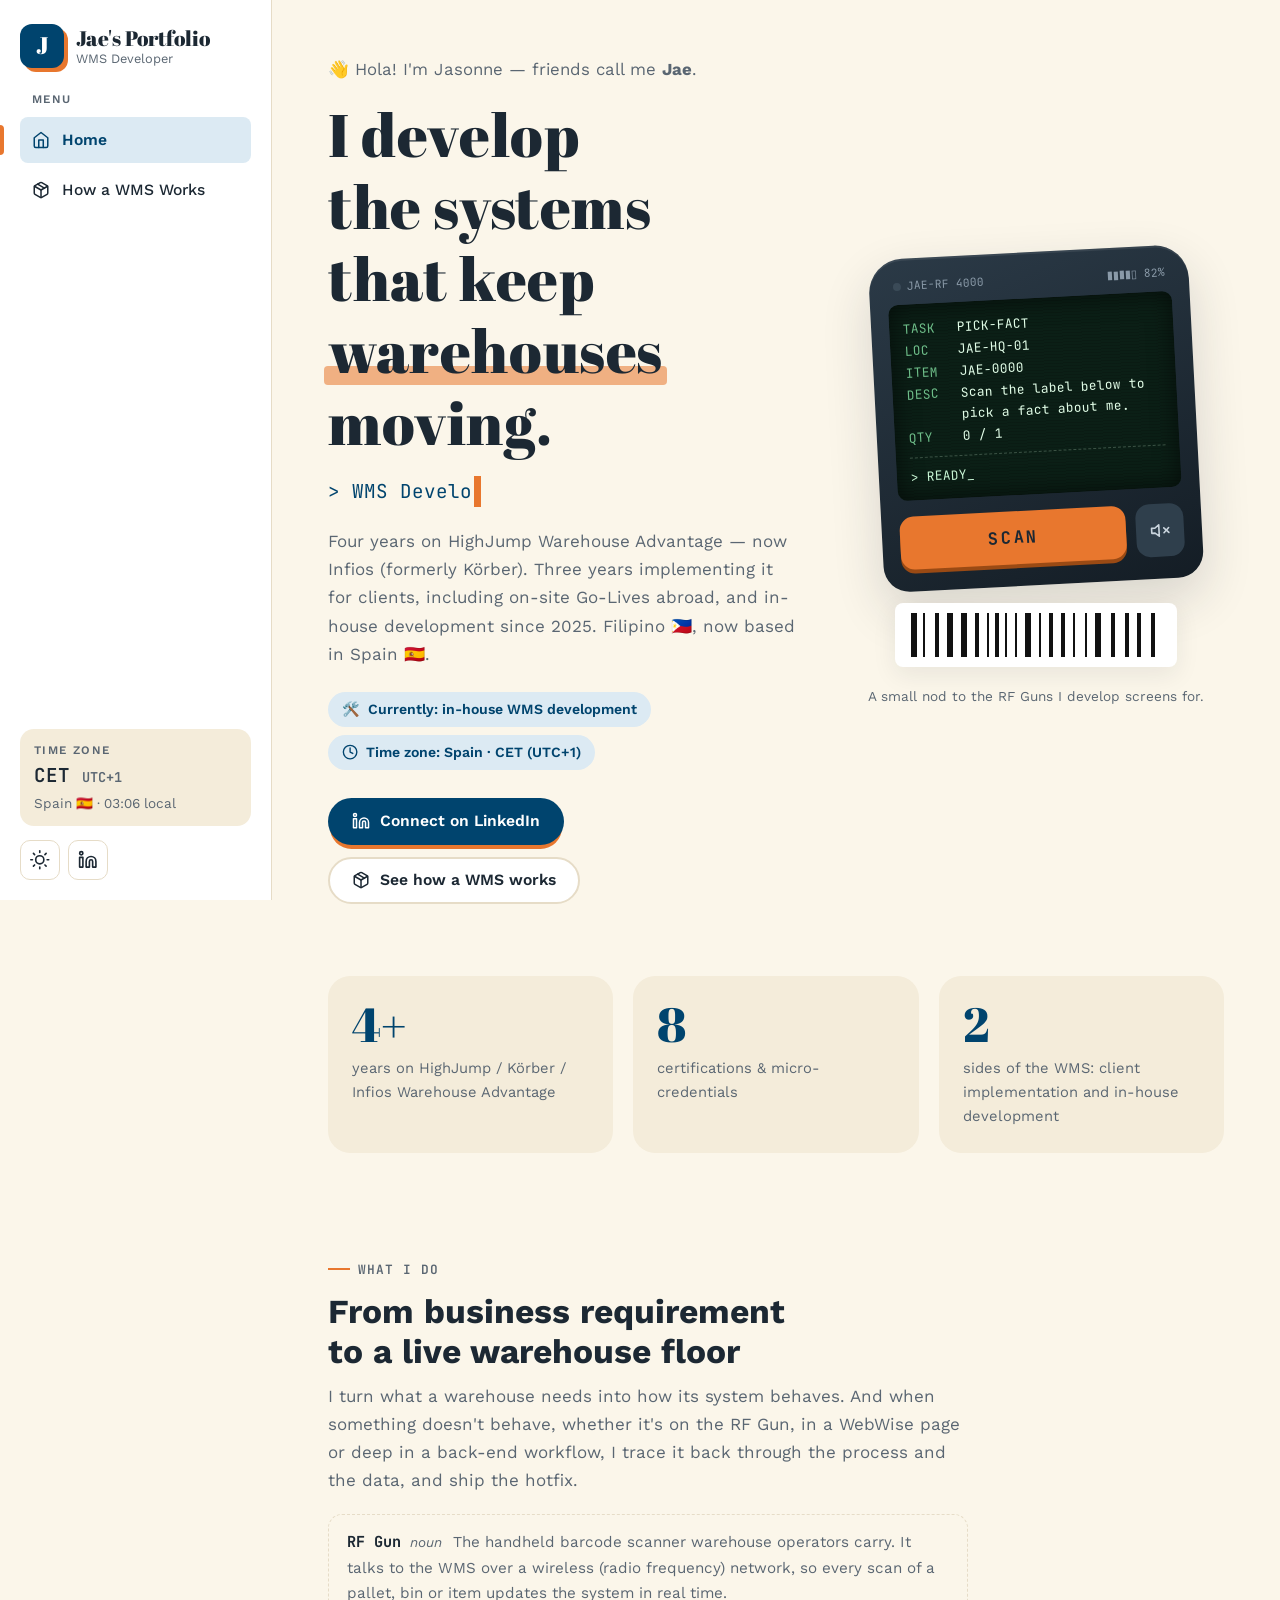
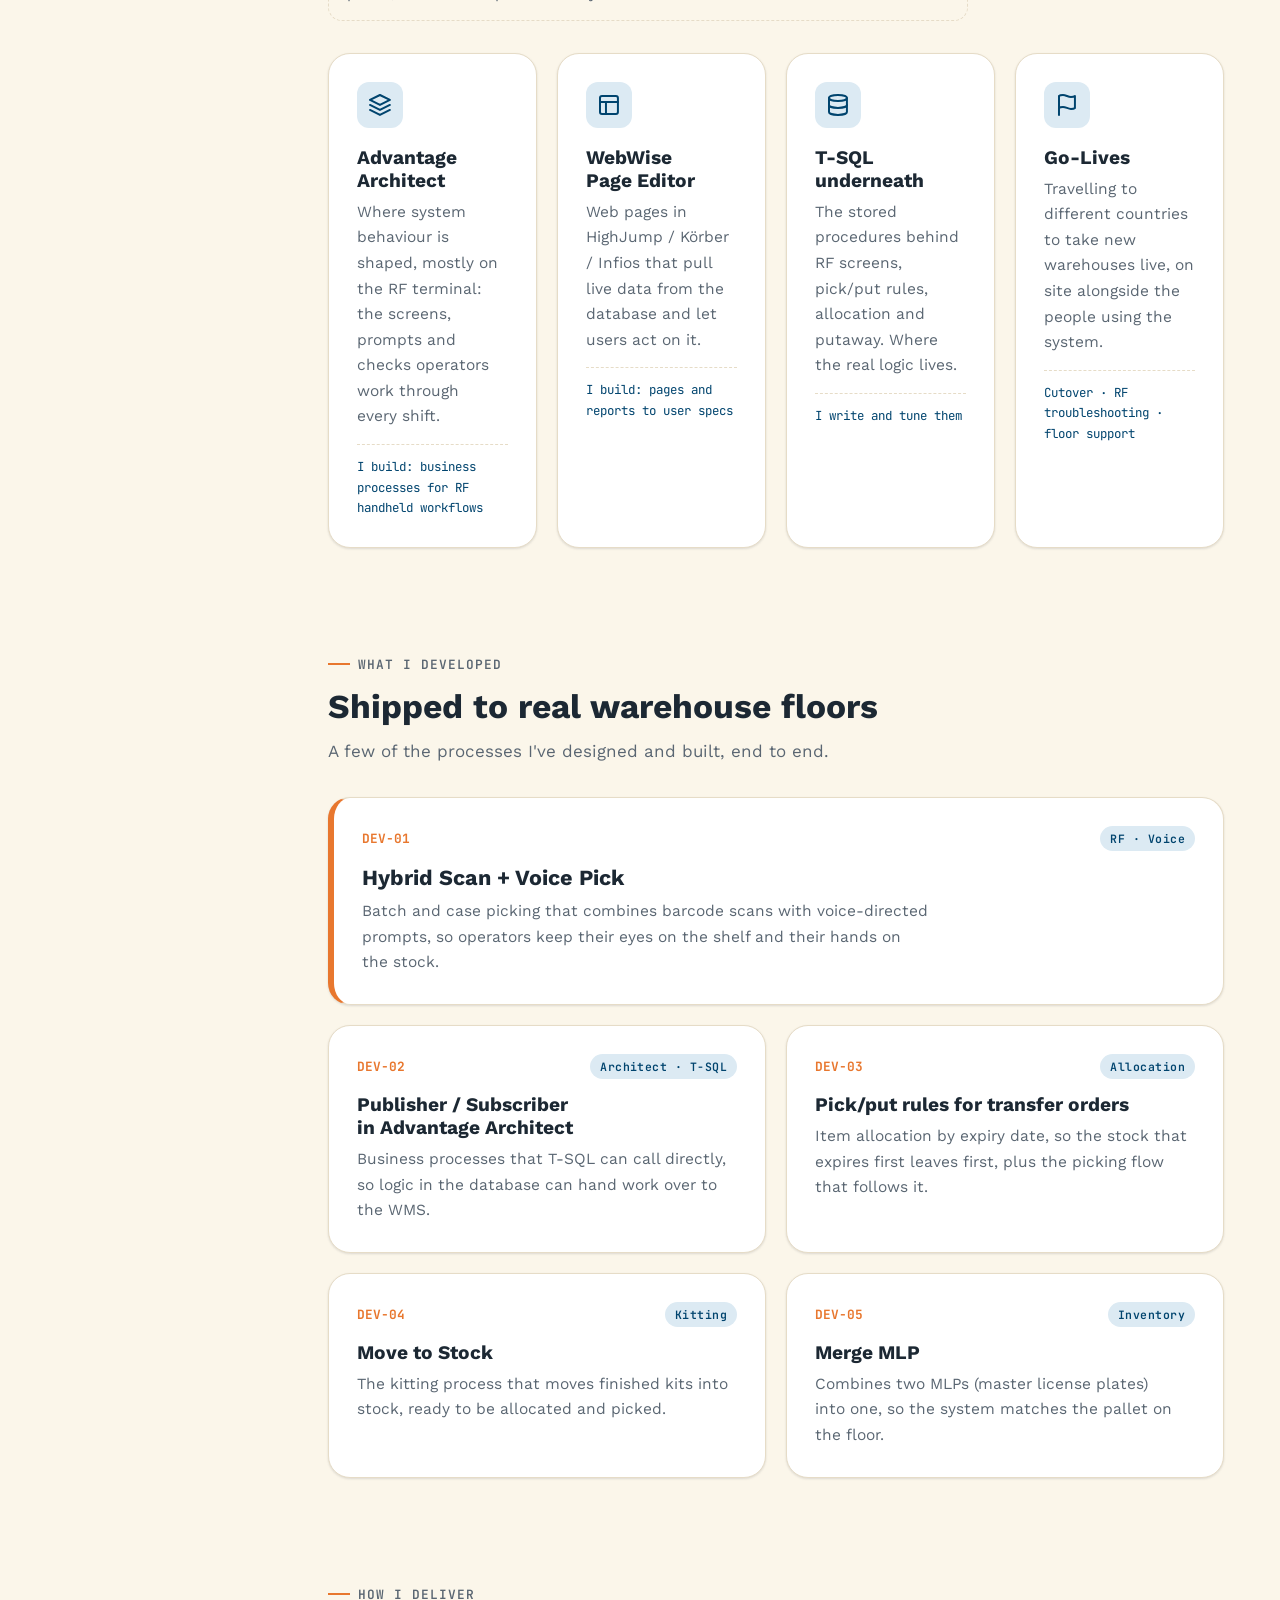
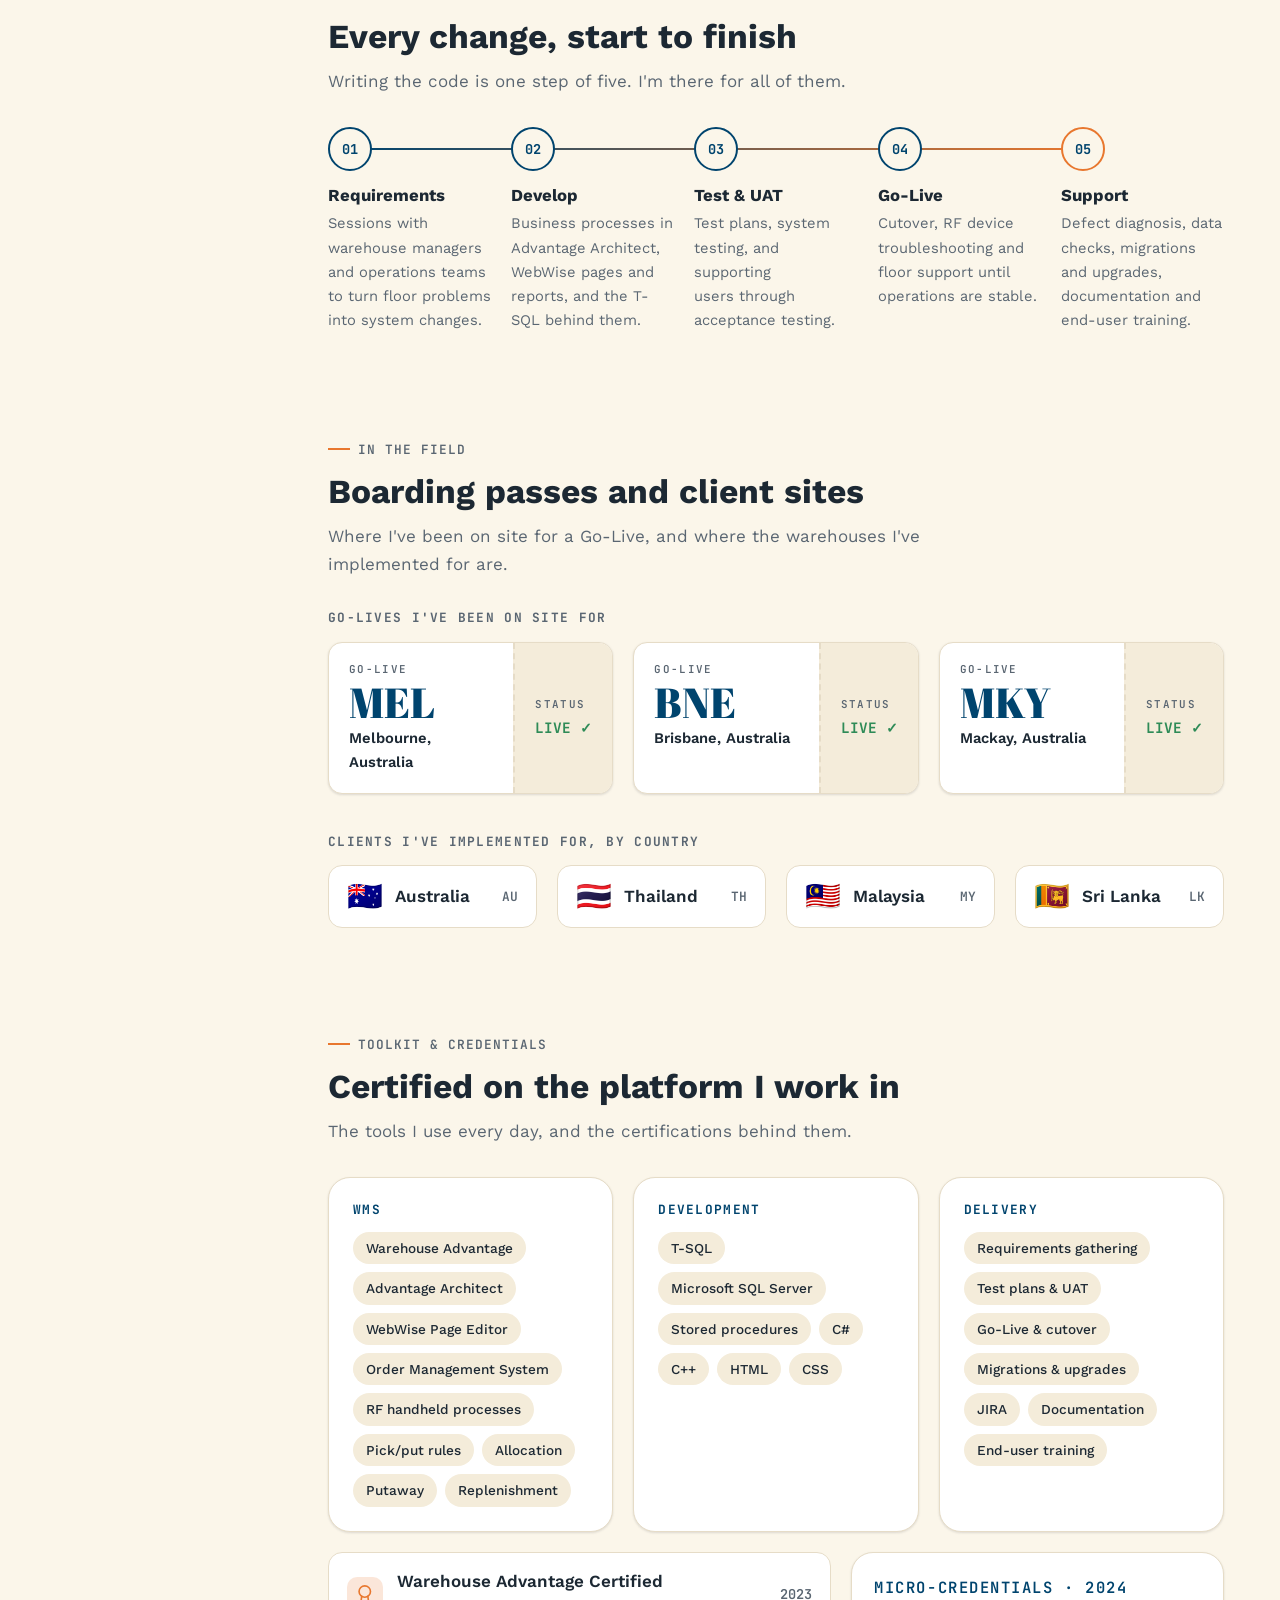
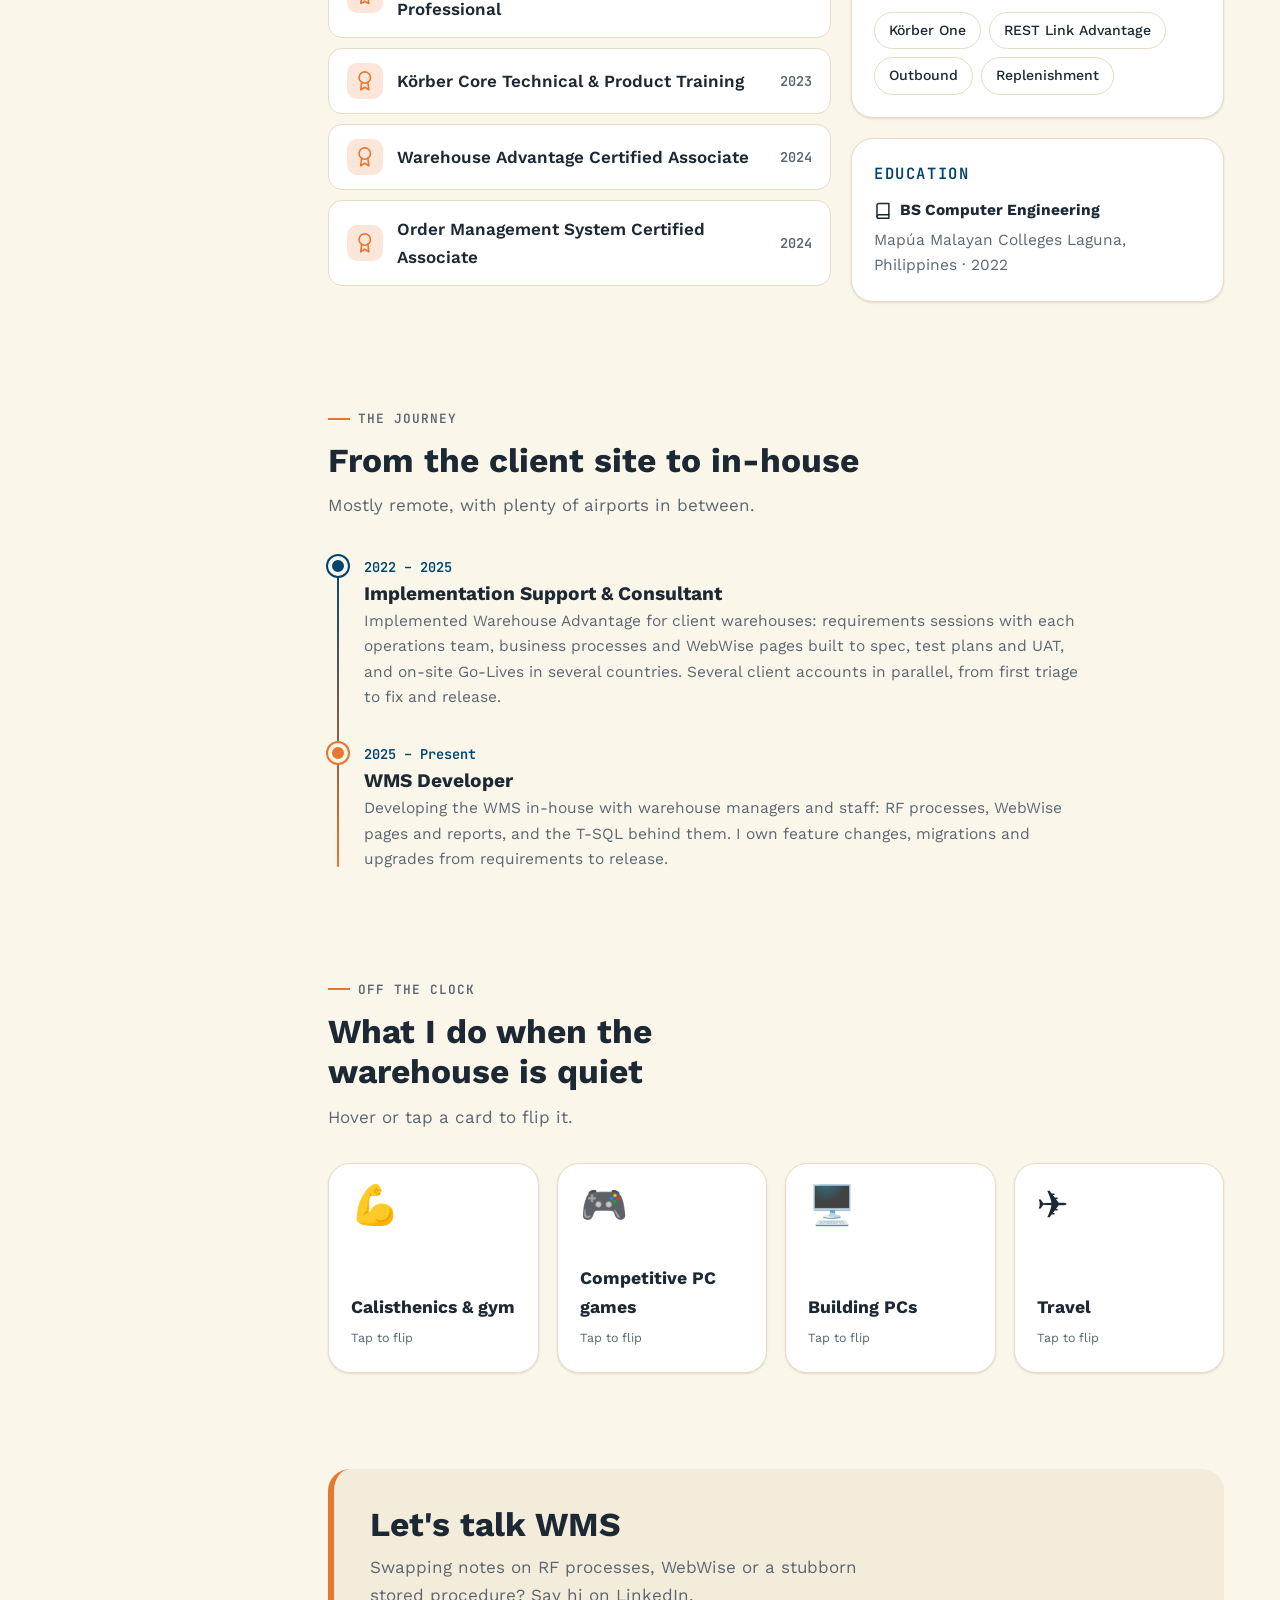
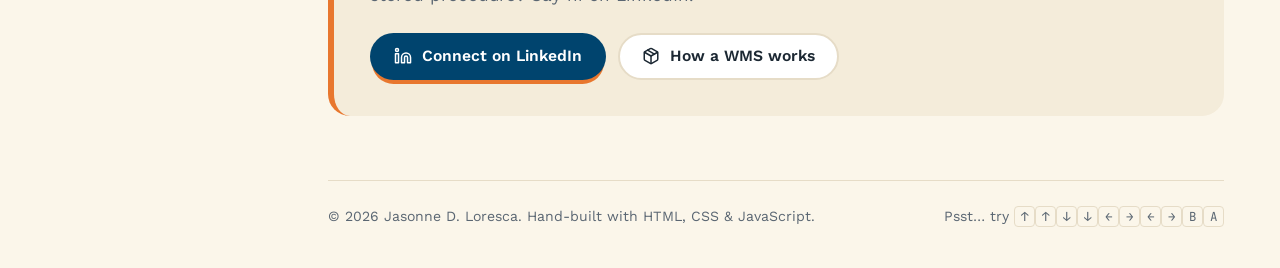
<file: index.html>
<!DOCTYPE html>
<html lang="en">
<head>
    <meta charset="UTF-8">
    <meta name="viewport" content="width=device-width, initial-scale=1.0">
    <title>Jae's Portfolio — Jasonne Loresca, WMS Developer</title>
    <meta name="description" content="Jasonne (Jae) Loresca — WMS developer with four years on HighJump / Körber / Infios Warehouse Advantage.">

    <!-- Social share preview -->
    <meta property="og:title" content="Jae's Portfolio">
    <meta property="og:description" content="WMS developer building the systems that keep warehouses moving.">
    <meta property="og:type" content="website">
    <meta property="og:url" content="https://jaeverse.github.io/">
    <link rel="canonical" href="https://jaeverse.github.io/">
    <link rel="icon" href="/assets/images/favicon.svg" type="image/svg+xml">

    <!-- Theme must load first so the page doesn't flash the wrong colours -->
    <script src="/js/theme-init.js"></script>

    <!-- Fonts -->
    <link rel="preconnect" href="https://fonts.googleapis.com">
    <link rel="preconnect" href="https://fonts.gstatic.com" crossorigin>
    <link rel="stylesheet" href="https://fonts.googleapis.com/css2?family=Abril+Fatface&family=JetBrains+Mono:wght@400;600;700&family=Work+Sans:wght@400;500;600;700&display=swap">

    <!-- Styles -->
    <link rel="stylesheet" href="/css/base.css">
    <link rel="stylesheet" href="/css/layout.css">
    <link rel="stylesheet" href="/css/components.css">
    <link rel="stylesheet" href="/css/pages/home.css">
</head>
<body data-page="home">
    <a class="skip-link" href="#main">Skip to content</a>

    <div class="app">
        <!-- Sidebar + mobile top bar are built by js/components/layout.js -->
        <aside class="sidebar" id="sidebar" aria-label="Site navigation"></aside>

        <div class="page">
            <header class="topbar" id="topbar"></header>

            <main class="main" id="main">

                <!-- ================= HERO ================= -->
                <section class="hero" aria-labelledby="hero-title">
                    <div>
                        <p class="hero__hello" data-reveal>👋 Hola! I'm Jasonne — friends call me <strong>Jae</strong>.</p>

                        <h1 class="hero__title" id="hero-title" data-reveal>
                            I develop the systems that keep <span class="highlight">warehouses</span> moving.
                        </h1>

                        <p class="hero__roles" data-reveal>
                            <span aria-hidden="true">&gt; </span><span id="typewriter" aria-hidden="true">WMS Developer</span><span class="typewriter__cursor" aria-hidden="true">&nbsp;</span>
                            <span class="sr-only">WMS Developer, T-SQL problem solver and Go-Live survivor.</span>
                        </p>

                        <p class="hero__lead" data-reveal>
                            Four years on HighJump Warehouse Advantage — now Infios (formerly Körber).
                            Three years implementing it for clients, including on-site Go-Lives abroad,
                            and in-house development since 2025. Filipino 🇵🇭, now based in Spain 🇪🇸.
                        </p>

                        <div class="hero__pills" data-reveal>
                            <span class="pill">
                                <span aria-hidden="true">🛠️</span>
                                <span>Currently: in-house WMS development</span>
                            </span>
                            <span class="pill">
                                <span data-icon="clock"></span>
                                <span>Time zone: Spain · <span data-tz-abbr>CET</span> (<span data-tz-offset>UTC+1</span>)</span>
                            </span>
                        </div>

                        <div class="hero__actions" data-reveal>
                            <a class="btn btn--primary" href="https://www.linkedin.com/in/jdloresca/" data-link="linkedin" target="_blank" rel="noopener">
                                <span data-icon="linkedin"></span> Connect on LinkedIn
                            </a>
                            <a class="btn btn--ghost" href="/html/wms.html">
                                <span data-icon="package"></span> See how a WMS works
                            </a>
                        </div>
                    </div>

                    <!-- RF scanner: press SCAN for a random fact (js/pages/home.js) -->
                    <div class="scanner" id="scanner" data-reveal>
                        <div class="scanner__device">
                            <div class="scanner__top">
                                <span><span class="scanner__led" aria-hidden="true"></span>JAE-RF 4000</span>
                                <span aria-hidden="true">▮▮▮▮▯ 82%</span>
                            </div>

                            <div class="scanner__screen" id="scanner-screen" aria-live="polite">
                                <div class="scanner__row"><span class="scanner__key">TASK</span><span class="scanner__value">PICK-FACT</span></div>
                                <div class="scanner__row"><span class="scanner__key">LOC</span><span class="scanner__value" id="scan-loc">JAE-HQ-01</span></div>
                                <div class="scanner__row"><span class="scanner__key">ITEM</span><span class="scanner__value" id="scan-item">JAE-0000</span></div>
                                <div class="scanner__row"><span class="scanner__key">DESC</span><span class="scanner__value" id="scan-desc">Scan the label below to pick a fact about me.</span></div>
                                <div class="scanner__row"><span class="scanner__key">QTY</span><span class="scanner__value" id="scan-qty">0 / 1</span></div>
                                <p class="scanner__status" id="scan-status">&gt; READY_</p>
                            </div>

                            <div class="scanner__keys">
                                <button class="scanner__trigger" id="scan-button" type="button">SCAN</button>
                                <button class="scanner__sound" id="scan-sound" type="button" aria-pressed="false" aria-label="Scanner beep sound">
                                    <span data-icon="volume-x"></span>
                                </button>
                            </div>
                        </div>

                        <div class="barcode" id="barcode" aria-hidden="true"></div>
                        <p class="scanner__hint">A small nod to the RF Guns I develop screens for.</p>
                    </div>
                </section>

                <!-- ================= STATS ================= -->
                <section class="stats" aria-label="Quick numbers">
                    <div class="stat" data-reveal>
                        <div class="stat__value"><span data-count-to="4">4</span>+</div>
                        <p class="stat__label">years on HighJump / Körber / Infios Warehouse Advantage</p>
                    </div>
                    <div class="stat" data-reveal style="--reveal-delay: 0.1s">
                        <div class="stat__value" data-count-to="8">8</div>
                        <p class="stat__label">certifications &amp; micro-credentials</p>
                    </div>
                    <div class="stat" data-reveal style="--reveal-delay: 0.2s">
                        <div class="stat__value" data-count-to="2">2</div>
                        <p class="stat__label">sides of the WMS: client implementation and in-house development</p>
                    </div>
                </section>

                <!-- ================= WHAT I DO ================= -->
                <section class="section" aria-labelledby="work-title">
                    <div class="section__head" data-reveal>
                        <p class="eyebrow">What I do</p>
                        <h2 id="work-title">From business requirement to a live warehouse floor</h2>
                        <p>I turn what a warehouse needs into how its system behaves. And when something doesn't behave, whether it's on the RF Gun, in a WebWise page or deep in a back-end workflow, I trace it back through the process and the data, and ship the hotfix.</p>
                    </div>

                    <p class="definition" data-reveal>
                        <dfn class="definition__term">RF Gun</dfn>
                        <span class="definition__type">noun</span>
                        The handheld barcode scanner warehouse operators carry. It talks to the WMS over a wireless
                        (radio frequency) network, so every scan of a pallet, bin or item updates the system in real time.
                    </p>

                    <div class="card-grid card-grid--four">
                        <article class="card spotlight" data-reveal>
                            <div class="card__icon"><span data-icon="layers"></span></div>
                            <h3>Advantage Architect</h3>
                            <p>Where system behaviour is shaped, mostly on the RF terminal: the screens, prompts and checks operators work through every shift.</p>
                            <p class="card__meta">I build: business processes for RF handheld workflows</p>
                        </article>
                        <article class="card spotlight" data-reveal style="--reveal-delay: 0.05s">
                            <div class="card__icon"><span data-icon="layout"></span></div>
                            <h3>WebWise Page Editor</h3>
                            <p>Web pages in HighJump / Körber / Infios that pull live data from the database and let users act on it.</p>
                            <p class="card__meta">I build: pages and reports to user specs</p>
                        </article>
                        <article class="card spotlight" data-reveal style="--reveal-delay: 0.1s">
                            <div class="card__icon"><span data-icon="database"></span></div>
                            <h3>T-SQL underneath</h3>
                            <p>The stored procedures behind RF screens, pick/put rules, allocation and putaway. Where the real logic lives.</p>
                            <p class="card__meta">I write and tune them</p>
                        </article>
                        <article class="card spotlight" data-reveal style="--reveal-delay: 0.15s">
                            <div class="card__icon"><span data-icon="flag"></span></div>
                            <h3>Go-Lives</h3>
                            <p>Travelling to different countries to take new warehouses live, on site alongside the people using the system.</p>
                            <p class="card__meta">Cutover · RF troubleshooting · floor support</p>
                        </article>
                    </div>
                </section>

                <!-- ================= WHAT I DEVELOPED ================= -->
                <section class="section" aria-labelledby="built-title">
                    <div class="section__head" data-reveal>
                        <p class="eyebrow">What I developed</p>
                        <h2 id="built-title">Shipped to real warehouse floors</h2>
                        <p>A few of the processes I've designed and built, end to end.</p>
                    </div>

                    <ol class="builds">
                        <li class="build build--featured card spotlight" data-reveal>
                            <div class="build__top">
                                <span class="build__id">DEV-01</span>
                                <span class="build__tag">RF · Voice</span>
                            </div>
                            <h3>Hybrid Scan + Voice Pick</h3>
                            <p>Batch and case picking that combines barcode scans with voice-directed prompts, so operators keep their eyes on the shelf and their hands on the stock.</p>
                        </li>
                        <li class="build card spotlight" data-reveal style="--reveal-delay: 0.05s">
                            <div class="build__top">
                                <span class="build__id">DEV-02</span>
                                <span class="build__tag">Architect · T-SQL</span>
                            </div>
                            <h3>Publisher / Subscriber in Advantage Architect</h3>
                            <p>Business processes that T-SQL can call directly, so logic in the database can hand work over to the WMS.</p>
                        </li>
                        <li class="build card spotlight" data-reveal style="--reveal-delay: 0.1s">
                            <div class="build__top">
                                <span class="build__id">DEV-03</span>
                                <span class="build__tag">Allocation</span>
                            </div>
                            <h3>Pick/put rules for transfer orders</h3>
                            <p>Item allocation by expiry date, so the stock that expires first leaves first, plus the picking flow that follows it.</p>
                        </li>
                        <li class="build card spotlight" data-reveal style="--reveal-delay: 0.15s">
                            <div class="build__top">
                                <span class="build__id">DEV-04</span>
                                <span class="build__tag">Kitting</span>
                            </div>
                            <h3>Move to Stock</h3>
                            <p>The kitting process that moves finished kits into stock, ready to be allocated and picked.</p>
                        </li>
                        <li class="build card spotlight" data-reveal style="--reveal-delay: 0.2s">
                            <div class="build__top">
                                <span class="build__id">DEV-05</span>
                                <span class="build__tag">Inventory</span>
                            </div>
                            <h3>Merge MLP</h3>
                            <p>Combines two MLPs (master license plates) into one, so the system matches the pallet on the floor.</p>
                        </li>
                    </ol>
                </section>

                <!-- ================= HOW I DELIVER ================= -->
                <section class="section" aria-labelledby="delivery-title">
                    <div class="section__head" data-reveal>
                        <p class="eyebrow">How I deliver</p>
                        <h2 id="delivery-title">Every change, start to finish</h2>
                        <p>Writing the code is one step of five. I'm there for all of them.</p>
                    </div>

                    <ol class="lifecycle">
                        <li class="lifecycle__step" data-reveal>
                            <span class="lifecycle__num">01</span>
                            <h3>Requirements</h3>
                            <p>Sessions with warehouse managers and operations teams to turn floor problems into system changes.</p>
                        </li>
                        <li class="lifecycle__step" data-reveal style="--reveal-delay: 0.05s">
                            <span class="lifecycle__num">02</span>
                            <h3>Develop</h3>
                            <p>Business processes in Advantage Architect, WebWise pages and reports, and the T-SQL behind them.</p>
                        </li>
                        <li class="lifecycle__step" data-reveal style="--reveal-delay: 0.1s">
                            <span class="lifecycle__num">03</span>
                            <h3>Test &amp; UAT</h3>
                            <p>Test plans, system testing, and supporting users through acceptance testing.</p>
                        </li>
                        <li class="lifecycle__step" data-reveal style="--reveal-delay: 0.15s">
                            <span class="lifecycle__num">04</span>
                            <h3>Go-Live</h3>
                            <p>Cutover, RF device troubleshooting and floor support until operations are stable.</p>
                        </li>
                        <li class="lifecycle__step" data-reveal style="--reveal-delay: 0.2s">
                            <span class="lifecycle__num">05</span>
                            <h3>Support</h3>
                            <p>Defect diagnosis, data checks, migrations and upgrades, documentation and end-user training.</p>
                        </li>
                    </ol>
                </section>

                <!-- ================= IN THE FIELD ================= -->
                <section class="section" aria-labelledby="field-title">
                    <div class="section__head" data-reveal>
                        <p class="eyebrow">In the field</p>
                        <h2 id="field-title">Boarding passes and client sites</h2>
                        <p>Where I've been on site for a Go-Live, and where the warehouses I've implemented for are.</p>
                    </div>

                    <h3 class="field__title" data-reveal>Go-Lives I've been on site for</h3>
                    <ul class="passes">
                        <li class="pass" data-reveal>
                            <div class="pass__main">
                                <span class="pass__label">Go-Live</span>
                                <span class="pass__code">MEL</span>
                                <span class="pass__city">Melbourne, Australia</span>
                            </div>
                            <div class="pass__stub">
                                <span class="pass__label">Status</span>
                                <span class="pass__status">LIVE ✓</span>
                            </div>
                        </li>
                        <li class="pass" data-reveal style="--reveal-delay: 0.05s">
                            <div class="pass__main">
                                <span class="pass__label">Go-Live</span>
                                <span class="pass__code">BNE</span>
                                <span class="pass__city">Brisbane, Australia</span>
                            </div>
                            <div class="pass__stub">
                                <span class="pass__label">Status</span>
                                <span class="pass__status">LIVE ✓</span>
                            </div>
                        </li>
                        <li class="pass" data-reveal style="--reveal-delay: 0.1s">
                            <div class="pass__main">
                                <span class="pass__label">Go-Live</span>
                                <span class="pass__code">MKY</span>
                                <span class="pass__city">Mackay, Australia</span>
                            </div>
                            <div class="pass__stub">
                                <span class="pass__label">Status</span>
                                <span class="pass__status">LIVE ✓</span>
                            </div>
                        </li>
                    </ul>

                    <h3 class="field__title" data-reveal>Clients I've implemented for, by country</h3>
                    <ul class="countries">
                        <li class="country" data-reveal><span class="country__flag" aria-hidden="true">🇦🇺</span><span class="country__name">Australia</span><span class="country__code">AU</span></li>
                        <li class="country" data-reveal style="--reveal-delay: 0.05s"><span class="country__flag" aria-hidden="true">🇹🇭</span><span class="country__name">Thailand</span><span class="country__code">TH</span></li>
                        <li class="country" data-reveal style="--reveal-delay: 0.1s"><span class="country__flag" aria-hidden="true">🇲🇾</span><span class="country__name">Malaysia</span><span class="country__code">MY</span></li>
                        <li class="country" data-reveal style="--reveal-delay: 0.15s"><span class="country__flag" aria-hidden="true">🇱🇰</span><span class="country__name">Sri Lanka</span><span class="country__code">LK</span></li>
                    </ul>
                </section>

                <!-- ================= TOOLKIT & CREDENTIALS ================= -->
                <section class="section" aria-labelledby="toolkit-title">
                    <div class="section__head" data-reveal>
                        <p class="eyebrow">Toolkit &amp; credentials</p>
                        <h2 id="toolkit-title">Certified on the platform I work in</h2>
                        <p>The tools I use every day, and the certifications behind them.</p>
                    </div>

                    <div class="toolkit">
                        <div class="card" data-reveal>
                            <h3>WMS</h3>
                            <ul class="chip-list">
                                <li class="chip">Warehouse Advantage</li>
                                <li class="chip">Advantage Architect</li>
                                <li class="chip">WebWise Page Editor</li>
                                <li class="chip">Order Management System</li>
                                <li class="chip">RF handheld processes</li>
                                <li class="chip">Pick/put rules</li>
                                <li class="chip">Allocation</li>
                                <li class="chip">Putaway</li>
                                <li class="chip">Replenishment</li>
                            </ul>
                        </div>
                        <div class="card" data-reveal style="--reveal-delay: 0.05s">
                            <h3>Development</h3>
                            <ul class="chip-list">
                                <li class="chip">T-SQL</li>
                                <li class="chip">Microsoft SQL Server</li>
                                <li class="chip">Stored procedures</li>
                                <li class="chip">C#</li>
                                <li class="chip">C++</li>
                                <li class="chip">HTML</li>
                                <li class="chip">CSS</li>
                            </ul>
                        </div>
                        <div class="card" data-reveal style="--reveal-delay: 0.1s">
                            <h3>Delivery</h3>
                            <ul class="chip-list">
                                <li class="chip">Requirements gathering</li>
                                <li class="chip">Test plans &amp; UAT</li>
                                <li class="chip">Go-Live &amp; cutover</li>
                                <li class="chip">Migrations &amp; upgrades</li>
                                <li class="chip">JIRA</li>
                                <li class="chip">Documentation</li>
                                <li class="chip">End-user training</li>
                            </ul>
                        </div>
                    </div>

                    <div class="creds">
                        <ol class="certs" aria-label="Certifications">
                            <li class="cert" data-reveal>
                                <span class="cert__icon"><span data-icon="award"></span></span>
                                <span class="cert__name">Warehouse Advantage Certified Professional</span>
                                <span class="cert__year">2023</span>
                            </li>
                            <li class="cert" data-reveal style="--reveal-delay: 0.05s">
                                <span class="cert__icon"><span data-icon="award"></span></span>
                                <span class="cert__name">Körber Core Technical &amp; Product Training</span>
                                <span class="cert__year">2023</span>
                            </li>
                            <li class="cert" data-reveal style="--reveal-delay: 0.1s">
                                <span class="cert__icon"><span data-icon="award"></span></span>
                                <span class="cert__name">Warehouse Advantage Certified Associate</span>
                                <span class="cert__year">2024</span>
                            </li>
                            <li class="cert" data-reveal style="--reveal-delay: 0.15s">
                                <span class="cert__icon"><span data-icon="award"></span></span>
                                <span class="cert__name">Order Management System Certified Associate</span>
                                <span class="cert__year">2024</span>
                            </li>
                        </ol>

                        <div class="creds__side">
                            <div class="card" data-reveal>
                                <p class="creds__label">Micro-credentials · 2024</p>
                                <ul class="chip-list">
                                    <li class="chip">Körber One</li>
                                    <li class="chip">REST Link Advantage</li>
                                    <li class="chip">Outbound</li>
                                    <li class="chip">Replenishment</li>
                                </ul>
                            </div>
                            <div class="card" data-reveal style="--reveal-delay: 0.05s">
                                <p class="creds__label">Education</p>
                                <p class="creds__degree"><span data-icon="book"></span> BS Computer Engineering</p>
                                <p>Mapúa Malayan Colleges Laguna, Philippines · 2022</p>
                            </div>
                        </div>
                    </div>
                </section>

                <!-- ================= JOURNEY ================= -->
                <section class="section" aria-labelledby="journey-title">
                    <div class="section__head" data-reveal>
                        <p class="eyebrow">The journey</p>
                        <h2 id="journey-title">From the client site to in-house</h2>
                        <p>Mostly remote, with plenty of airports in between.</p>
                    </div>

                    <ol class="timeline">
                        <li class="timeline__item" data-reveal>
                            <span class="timeline__year">2022 – 2025</span>
                            <h3>Implementation Support &amp; Consultant</h3>
                            <p>Implemented Warehouse Advantage for client warehouses: requirements sessions with each operations team, business processes and WebWise pages built to spec, test plans and UAT, and on-site Go-Lives in several countries. Several client accounts in parallel, from first triage to fix and release.</p>
                        </li>
                        <li class="timeline__item timeline__item--current" data-reveal>
                            <span class="timeline__year">2025 – Present</span>
                            <h3>WMS Developer</h3>
                            <p>Developing the WMS in-house with warehouse managers and staff: RF processes, WebWise pages and reports, and the T-SQL behind them. I own feature changes, migrations and upgrades from requirements to release.</p>
                        </li>
                    </ol>
                </section>

                <!-- ================= OFF THE CLOCK ================= -->
                <section class="section" aria-labelledby="interests-title">
                    <div class="section__head" data-reveal>
                        <p class="eyebrow">Off the clock</p>
                        <h2 id="interests-title">What I do when the warehouse is quiet</h2>
                        <p>Hover or tap a card to flip it.</p>
                    </div>

                    <!-- Each card: the front is a button that flips it; the back has the details -->
                    <div class="interests">
                        <div class="interest" data-reveal>
                            <div class="interest__inner">
                                <button class="interest__face interest__front" type="button">
                                    <span class="interest__emoji" aria-hidden="true">💪</span>
                                    <span><span class="interest__title">Calisthenics &amp; gym</span><br><span class="interest__hint">Tap to flip</span></span>
                                </button>
                                <div class="interest__face interest__face--back">
                                    <p>Bodyweight strength and gym sessions. Next goal: competing in a calisthenics competition in 2027.</p>
                                    <button class="interest__unflip" type="button" aria-label="Flip card back">↺</button>
                                </div>
                            </div>
                        </div>
                        <div class="interest" data-reveal style="--reveal-delay: 0.05s">
                            <div class="interest__inner">
                                <button class="interest__face interest__front" type="button">
                                    <span class="interest__emoji" aria-hidden="true">🎮</span>
                                    <span><span class="interest__title">Competitive PC games</span><br><span class="interest__hint">Tap to flip</span></span>
                                </button>
                                <div class="interest__face interest__face--back">
                                    <p>Ranked queues, teamwork, and learning to stay calm under pressure.</p>
                                    <button class="interest__unflip" type="button" aria-label="Flip card back">↺</button>
                                </div>
                            </div>
                        </div>
                        <div class="interest" data-reveal style="--reveal-delay: 0.1s">
                            <div class="interest__inner">
                                <button class="interest__face interest__front" type="button">
                                    <span class="interest__emoji" aria-hidden="true">🖥️</span>
                                    <span><span class="interest__title">Building PCs</span><br><span class="interest__hint">Tap to flip</span></span>
                                </button>
                                <div class="interest__face interest__face--back">
                                    <p>Picking parts, cable management, first boot. The fun kind of debugging.</p>
                                    <button class="interest__unflip" type="button" aria-label="Flip card back">↺</button>
                                </div>
                            </div>
                        </div>
                        <div class="interest" data-reveal style="--reveal-delay: 0.15s">
                            <div class="interest__inner">
                                <button class="interest__face interest__front" type="button">
                                    <span class="interest__emoji" aria-hidden="true">✈️</span>
                                    <span><span class="interest__title">Travel</span><br><span class="interest__hint">Tap to flip</span></span>
                                </button>
                                <div class="interest__face interest__face--back">
                                    <p>Go-Lives took me to several countries. Now I travel for the fun part.</p>
                                    <button class="interest__unflip" type="button" aria-label="Flip card back">↺</button>
                                </div>
                            </div>
                        </div>
                    </div>
                </section>

                <!-- ================= SAY HI ================= -->
                <section class="cta-band" aria-labelledby="cta-title" data-reveal>
                    <div>
                        <h2 id="cta-title">Let's talk WMS</h2>
                        <p>Swapping notes on RF processes, WebWise or a stubborn stored procedure? Say hi on LinkedIn.</p>
                    </div>
                    <div class="cta-band__actions">
                        <a class="btn btn--primary" href="https://www.linkedin.com/in/jdloresca/" data-link="linkedin" target="_blank" rel="noopener">
                            <span data-icon="linkedin"></span> Connect on LinkedIn
                        </a>
                        <a class="btn btn--ghost" href="/html/wms.html">
                            <span data-icon="package"></span> How a WMS works
                        </a>
                    </div>
                </section>

            </main>

            <footer class="footer" id="footer"></footer>
        </div>
    </div>

    <script type="module" src="/js/pages/home.js"></script>
</body>
</html>
</file>
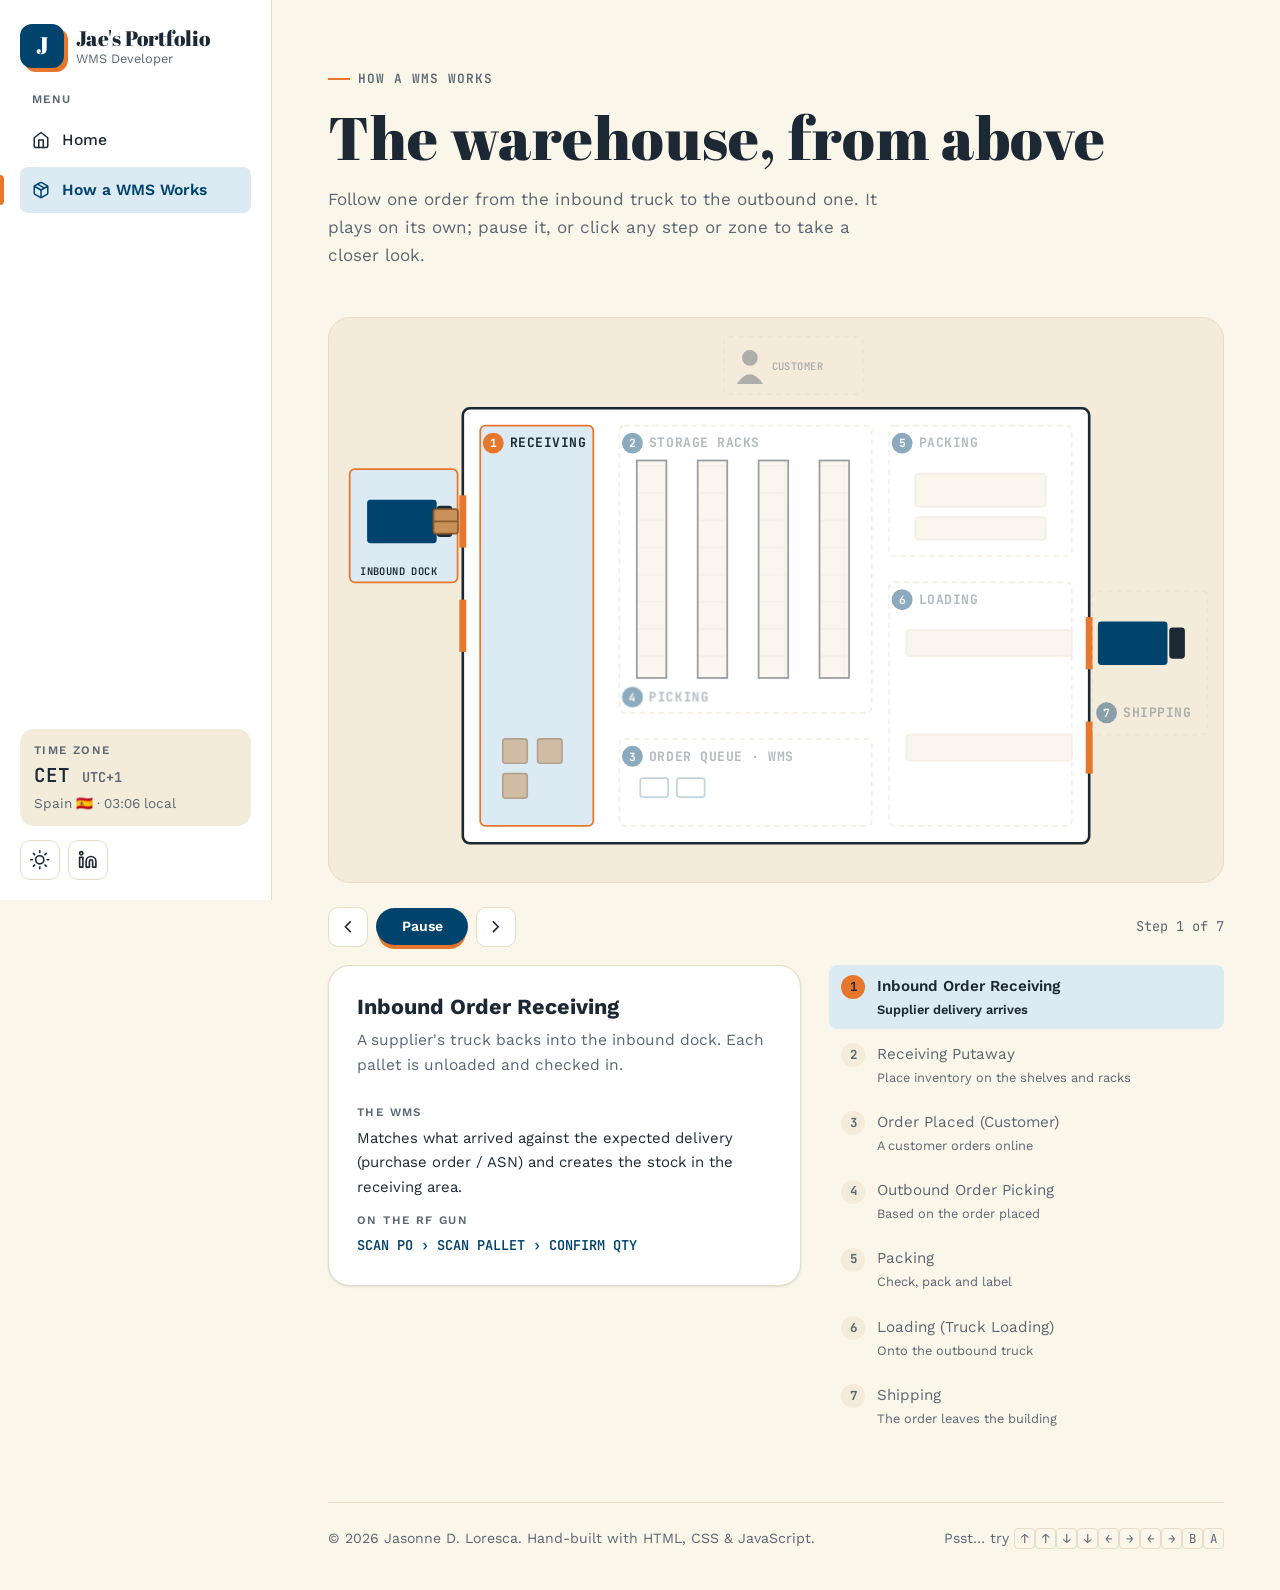
<file: html/wms.html>
<!DOCTYPE html>
<html lang="en">
<head>
    <meta charset="UTF-8">
    <meta name="viewport" content="width=device-width, initial-scale=1.0">
    <title>How a WMS Works — Jae's Portfolio</title>
    <meta name="description" content="An animated top-down warehouse showing how a Warehouse Management System moves one order from inbound receiving to shipping.">
    <link rel="icon" href="/assets/images/favicon.svg" type="image/svg+xml">

    <script src="/js/theme-init.js"></script>

    <link rel="preconnect" href="https://fonts.googleapis.com">
    <link rel="preconnect" href="https://fonts.gstatic.com" crossorigin>
    <link rel="stylesheet" href="https://fonts.googleapis.com/css2?family=Abril+Fatface&family=JetBrains+Mono:wght@400;600;700&family=Work+Sans:wght@400;500;600;700&display=swap">

    <link rel="stylesheet" href="/css/base.css">
    <link rel="stylesheet" href="/css/layout.css">
    <link rel="stylesheet" href="/css/components.css">
    <link rel="stylesheet" href="/css/pages/wms.css">
</head>
<body data-page="wms">
    <a class="skip-link" href="#main">Skip to content</a>

    <div class="app">
        <aside class="sidebar" id="sidebar" aria-label="Site navigation"></aside>

        <div class="page">
            <header class="topbar" id="topbar"></header>

            <main class="main" id="main">

                <header class="page-header" data-reveal>
                    <div>
                        <p class="eyebrow">How a WMS works</p>
                        <h1>The warehouse, from above</h1>
                        <p>Follow one order from the inbound truck to the outbound one. It plays on its own; pause it, or click any step or zone to take a closer look.</p>
                    </div>
                </header>

                <div class="wms-layout">

                    <!-- ===== Top-down floor plan (animated by js/pages/wms.js) ===== -->
                    <figure class="wms-map" id="wms-map">
                        <div class="wms-map__scroll">
                            <svg class="wh" viewBox="0 0 1000 620" role="img" aria-labelledby="wh-title wh-desc">
                                <title id="wh-title">Warehouse floor plan</title>
                                <desc id="wh-desc">Top-down view of a warehouse: inbound dock and receiving on the left, storage racks and the order queue in the middle, packing and loading on the right, and the outbound truck outside the right wall.</desc>

                                <defs>
                                    <!-- One rack bin; repeated down each rack -->
                                    <pattern id="wh-bins" width="34" height="31.25" patternUnits="userSpaceOnUse">
                                        <rect class="wh-bin" width="34" height="31.25"/>
                                    </pattern>
                                </defs>

                                <!-- Building shell and dock doors -->
                                <rect class="wh-building" x="140" y="90" width="720" height="500" rx="8"/>
                                <rect class="wh-door" x="136" y="190" width="8" height="60"/>
                                <rect class="wh-door" x="136" y="310" width="8" height="60"/>
                                <rect class="wh-door" x="856" y="330" width="8" height="60"/>
                                <rect class="wh-door" x="856" y="450" width="8" height="60"/>

                                <!-- 1 · Inbound order receiving -->
                                <g class="wh-zone" data-zone="receiving" data-step="0">
                                    <rect class="wh-zone__area" x="10" y="160" width="124" height="130" rx="6"/>
                                    <rect class="wh-zone__area" x="160" y="110" width="130" height="460" rx="6"/>
                                    <circle class="wh-badge" cx="175" cy="130" r="12"/><text class="wh-badge__num" x="175" y="135">1</text>
                                    <text class="wh-label" x="194" y="135">RECEIVING</text>
                                    <text class="wh-label wh-label--small" x="22" y="282">INBOUND DOCK</text>
                                    <rect class="wh-pallet wh-pallet--idle" x="186" y="470" width="28" height="28" rx="3"/>
                                    <rect class="wh-pallet wh-pallet--idle" x="226" y="470" width="28" height="28" rx="3"/>
                                    <rect class="wh-pallet wh-pallet--idle" x="186" y="510" width="28" height="28" rx="3"/>
                                </g>

                                <!-- 2 · Receiving putaway (storage racks) -->
                                <g class="wh-zone" data-zone="storage" data-step="1">
                                    <rect class="wh-zone__area" x="320" y="110" width="290" height="330" rx="6"/>
                                    <circle class="wh-badge" cx="335" cy="130" r="12"/><text class="wh-badge__num" x="335" y="135">2</text>
                                    <text class="wh-label" x="354" y="135">STORAGE RACKS</text>
                                    <rect class="wh-rack" x="340" y="150" width="34" height="250"/>
                                    <rect class="wh-rack" x="410" y="150" width="34" height="250"/>
                                    <rect class="wh-rack" x="480" y="150" width="34" height="250"/>
                                    <rect class="wh-rack" x="550" y="150" width="34" height="250"/>
                                </g>

                                <!-- 3 · Order placed (customer → WMS order queue) -->
                                <g class="wh-zone" data-zone="orders" data-step="2">
                                    <rect class="wh-zone__area" x="440" y="8" width="160" height="66" rx="6"/>
                                    <rect class="wh-zone__area" x="320" y="470" width="290" height="100" rx="6"/>
                                    <circle class="wh-badge" cx="335" cy="490" r="12"/><text class="wh-badge__num" x="335" y="495">3</text>
                                    <text class="wh-label" x="354" y="495">ORDER QUEUE · WMS</text>
                                    <rect class="wh-ticket wh-ticket--idle" x="344" y="515" width="32" height="22" rx="3"/>
                                    <rect class="wh-ticket wh-ticket--idle" x="386" y="515" width="32" height="22" rx="3"/>
                                    <circle class="wh-customer" cx="470" cy="32" r="9"/>
                                    <path class="wh-customer" d="M455 62 q15 -22 30 0 z"/>
                                    <text class="wh-label wh-label--small" x="495" y="46">CUSTOMER</text>
                                </g>

                                <!-- 4 · Outbound order picking (path through the aisles) -->
                                <g class="wh-zone" data-zone="picking" data-step="3">
                                    <circle class="wh-badge" cx="335" cy="422" r="12"/><text class="wh-badge__num" x="335" y="427">4</text>
                                    <text class="wh-label" x="354" y="427">PICKING</text>
                                    <polyline class="wh-pickpath" points="465,462 392,462 392,165 462,165 462,395 532,395 532,165 597,165 597,185 700,185"/>
                                </g>

                                <!-- 5 · Packing -->
                                <g class="wh-zone" data-zone="packing" data-step="4">
                                    <rect class="wh-zone__area" x="630" y="110" width="210" height="150" rx="6"/>
                                    <circle class="wh-badge" cx="645" cy="130" r="12"/><text class="wh-badge__num" x="645" y="135">5</text>
                                    <text class="wh-label" x="664" y="135">PACKING</text>
                                    <rect class="wh-bench" x="660" y="165" width="150" height="38" rx="4"/>
                                    <rect class="wh-bench" x="660" y="215" width="150" height="26" rx="4"/>
                                </g>

                                <!-- 6 · Loading -->
                                <g class="wh-zone" data-zone="loading" data-step="5">
                                    <rect class="wh-zone__area" x="630" y="290" width="210" height="280" rx="6"/>
                                    <circle class="wh-badge" cx="645" cy="310" r="12"/><text class="wh-badge__num" x="645" y="315">6</text>
                                    <text class="wh-label" x="664" y="315">LOADING</text>
                                    <rect class="wh-lane" x="650" y="345" width="190" height="30" rx="4"/>
                                    <rect class="wh-lane" x="650" y="465" width="190" height="30" rx="4"/>
                                </g>

                                <!-- 7 · Shipping (outside the outbound door) -->
                                <g class="wh-zone" data-zone="shipping" data-step="6">
                                    <rect class="wh-zone__area" x="864" y="300" width="132" height="165" rx="6"/>
                                    <circle class="wh-badge" cx="880" cy="440" r="12"/><text class="wh-badge__num" x="880" y="445">7</text>
                                    <text class="wh-label" x="899" y="445">SHIPPING</text>
                                </g>

                                <!-- ===== Moving parts ===== -->
                                <g class="wh-truck wh-truck--in" id="wh-truck-in" transform="translate(130 220)">
                                    <rect class="wh-truck__trailer" x="-100" y="-25" width="80" height="50" rx="4"/>
                                    <rect class="wh-truck__cab" x="-20" y="-18" width="18" height="36" rx="4"/>
                                </g>

                                <g class="wh-truck wh-truck--out" id="wh-truck-out" transform="translate(870 360)">
                                    <rect class="wh-truck__trailer" x="0" y="-25" width="80" height="50" rx="4"/>
                                    <rect class="wh-truck__cab" x="82" y="-18" width="18" height="36" rx="4"/>
                                </g>

                                <g class="wh-token" id="wh-pallet" transform="translate(225 220)">
                                    <rect class="wh-pallet" x="-14" y="-14" width="28" height="28" rx="3"/>
                                    <line class="wh-pallet__slat" x1="-14" y1="0" x2="14" y2="0"/>
                                </g>

                                <g class="wh-token is-hidden" id="wh-ticket" transform="translate(520 525)">
                                    <rect class="wh-ticket" x="-16" y="-11" width="32" height="22" rx="3"/>
                                    <line class="wh-ticket__line" x1="-9" y1="-3" x2="9" y2="-3"/>
                                    <line class="wh-ticket__line" x1="-9" y1="4" x2="4" y2="4"/>
                                </g>

                                <g class="wh-token is-hidden" id="wh-picker" transform="translate(465 462)">
                                    <circle class="wh-picker" r="10"/>
                                    <circle class="wh-picker__dot" r="3"/>
                                </g>

                                <g class="wh-token is-hidden" id="wh-carton" transform="translate(700 182)">
                                    <rect class="wh-carton" x="-12" y="-10" width="24" height="20" rx="2"/>
                                    <rect class="wh-carton__label" x="-7" y="-4" width="14" height="8"/>
                                </g>

                                <text class="wh-shipped is-hidden" id="wh-shipped" x="930" y="345">SHIPPED ✓</text>
                            </svg>
                        </div>
                        <figcaption class="wms-map__hint">Swipe sideways to see the whole floor.</figcaption>
                    </figure>

                    <!-- ===== Step details and controls ===== -->
                    <div class="wms-panel">
                        <div class="wms-controls">
                            <button class="icon-btn" id="wms-prev" type="button" aria-label="Previous step"><span data-icon="chevron-left"></span></button>
                            <button class="btn btn--primary btn--small wms-controls__toggle" id="wms-toggle" type="button">Pause</button>
                            <button class="icon-btn" id="wms-next" type="button" aria-label="Next step"><span data-icon="chevron-right"></span></button>
                            <span class="wms-controls__count" id="wms-count">Step 1 of 7</span>
                        </div>

                        <div class="card wms-detail" id="wms-detail">
                            <h2 class="wms-detail__name" id="wms-step-name">Inbound Order Receiving</h2>
                            <p class="wms-detail__text" id="wms-step-text"></p>
                            <dl class="wms-detail__facts">
                                <dt>The WMS</dt>
                                <dd id="wms-step-system"></dd>
                                <dt>On the RF Gun</dt>
                                <dd class="mono" id="wms-step-rf"></dd>
                            </dl>
                        </div>

                        <ol class="wms-steps" id="wms-steps"></ol>
                    </div>
                </div>

            </main>

            <footer class="footer" id="footer"></footer>
        </div>
    </div>

    <script type="module" src="/js/pages/wms.js"></script>
</body>
</html>
</file>
<file: css/base.css>
/* =============================================================
   base.css
   Design tokens (colours, fonts, spacing), reset and typography.
   Want a different colour or font? Change it here — every page
   reads these variables.
   ============================================================= */

/* ---------- Design tokens: light theme (default) ---------- */
:root {
    --color-bg: #fbf6ea;            /* warm cream page background */
    --color-surface: #ffffff;       /* cards, sidebar */
    --color-surface-alt: #f4ecda;   /* subtle panels */
    --color-text: #1c2833;
    --color-muted: #5a6672;
    --color-border: #e6dcc7;
    --color-accent: #00446e;        /* deep blue: links, buttons */
    --color-accent-soft: #dceaf3;
    --color-on-accent: #ffffff;
    --color-highlight: #e8772e;     /* safety orange: decoration only */
    --color-success: #2e8b57;

    --shadow-sm: 0 1px 2px rgb(28 40 51 / 0.06), 0 1px 3px rgb(28 40 51 / 0.08);
    --shadow-md: 0 8px 24px rgb(28 40 51 / 0.08);
    --shadow-lg: 0 20px 50px rgb(28 40 51 / 0.16);

    --font-display: "Abril Fatface", Georgia, serif;
    --font-body: "Work Sans", system-ui, -apple-system, "Segoe UI", sans-serif;
    --font-mono: "JetBrains Mono", ui-monospace, Menlo, Consolas, monospace;

    --radius-sm: 8px;
    --radius-md: 14px;
    --radius-lg: 22px;

    --sidebar-width: 272px;
    --content-max: 1040px;
    --ease: cubic-bezier(0.2, 0.7, 0.2, 1);

    color-scheme: light;
}

/* ---------- Design tokens: dark theme ---------- */
:root[data-theme="dark"] {
    --color-bg: #0e161e;
    --color-surface: #15212c;
    --color-surface-alt: #1b2a37;
    --color-text: #e6ecf1;
    --color-muted: #9aa8b5;
    --color-border: #253646;
    --color-accent: #7cc4ef;
    --color-accent-soft: #17344a;
    --color-on-accent: #0e161e;
    --color-highlight: #ff9a52;
    --color-success: #5fd394;

    --shadow-sm: 0 1px 2px rgb(0 0 0 / 0.3);
    --shadow-md: 0 8px 24px rgb(0 0 0 / 0.35);
    --shadow-lg: 0 20px 50px rgb(0 0 0 / 0.5);

    color-scheme: dark;
}

/* ---------- Reset ---------- */
*,
*::before,
*::after {
    box-sizing: border-box;
}

body,
h1, h2, h3, h4,
p, ul, ol, figure, blockquote {
    margin: 0;
}

/* :where() keeps this reset weak, so component styles (e.g. .timeline padding) win */
:where(ul[class], ol[class]) {
    list-style: none;
    padding: 0;
}

img,
video,
svg {
    display: block;
    max-width: 100%;
}

button,
input,
textarea {
    font: inherit;
    color: inherit;
}

button {
    cursor: pointer;
}

[hidden] {
    display: none !important;
}

/* ---------- Page ---------- */
html {
    scroll-padding-top: 80px;
}

body {
    font-family: var(--font-body);
    font-size: 1.0625rem;
    line-height: 1.65;
    color: var(--color-text);
    background-color: var(--color-bg);
    -webkit-font-smoothing: antialiased;
    transition: background-color 0.3s ease, color 0.3s ease;
}

h1, h2, h3, h4 {
    line-height: 1.2;
    font-weight: 700;
    text-wrap: balance;
}

h1 {
    font-family: var(--font-display);
    font-weight: 400;
    font-size: clamp(2.4rem, 5vw, 3.75rem);
    letter-spacing: 0.01em;
}

h2 {
    font-size: clamp(1.6rem, 3vw, 2.1rem);
}

h3 {
    font-size: 1.2rem;
}

p {
    text-wrap: pretty;
}

a {
    color: var(--color-accent);
    text-underline-offset: 3px;
}

::selection {
    background: var(--color-highlight);
    color: #1c2833;
}

:focus-visible {
    outline: 3px solid var(--color-highlight);
    outline-offset: 3px;
    border-radius: 4px;
}

/* ---------- Helpers ---------- */
.sr-only {
    position: absolute;
    width: 1px;
    height: 1px;
    padding: 0;
    margin: -1px;
    overflow: hidden;
    clip: rect(0, 0, 0, 0);
    white-space: nowrap;
    border: 0;
}

.skip-link {
    position: absolute;
    left: 16px;
    top: -60px;
    z-index: 100;
    padding: 10px 16px;
    border-radius: var(--radius-sm);
    background: var(--color-accent);
    color: var(--color-on-accent);
    font-weight: 600;
    text-decoration: none;
    transition: top 0.2s ease;
}

.skip-link:focus {
    top: 16px;
}

.icon {
    width: 1.15em;
    height: 1.15em;
    flex-shrink: 0;
    fill: none;
    stroke: currentColor;
    stroke-width: 2;
    stroke-linecap: round;
    stroke-linejoin: round;
}

.mono {
    font-family: var(--font-mono);
}

/* ---------- Scroll-reveal animation ----------
   Elements with [data-reveal] fade up when scrolled into view.
   Only applies when JavaScript is running (the "js" class). */
.js [data-reveal] {
    opacity: 0;
    transform: translateY(18px);
    transition: opacity 0.6s var(--ease), transform 0.6s var(--ease);
    transition-delay: var(--reveal-delay, 0s);
}

.js [data-reveal].is-visible {
    opacity: 1;
    transform: none;
}

@media (prefers-reduced-motion: reduce) {
    *,
    *::before,
    *::after {
        animation-duration: 0.01ms !important;
        animation-iteration-count: 1 !important;
        transition-duration: 0.01ms !important;
        scroll-behavior: auto !important;
    }

    .js [data-reveal] {
        opacity: 1;
        transform: none;
    }
}

@media (prefers-reduced-motion: no-preference) {
    html {
        scroll-behavior: smooth;
    }
}
</file>
<file: css/layout.css>
/* =============================================================
   layout.css
   The page shell: left sidebar, mobile top bar, main area, footer.
   ============================================================= */

/* ---------- App shell ---------- */
.app {
    display: grid;
    grid-template-columns: var(--sidebar-width) minmax(0, 1fr);
    min-height: 100vh;
}

.page {
    display: flex;
    flex-direction: column;
    min-width: 0;
}

.main {
    flex: 1;
    width: 100%;
    max-width: calc(var(--content-max) + 2 * 56px);
    margin: 0 auto;
    padding: 56px 56px 40px;
}

/* ---------- Sidebar ---------- */
.sidebar {
    position: sticky;
    top: 0;
    height: 100vh;
    overflow-y: auto;
    background: var(--color-surface);
    border-right: 1px solid var(--color-border);
    z-index: 60;
}

.sidebar__inner {
    display: flex;
    flex-direction: column;
    gap: 22px;
    min-height: 100%;
    padding: 24px 20px 20px;
}

.sidebar__head {
    display: flex;
    align-items: center;
    justify-content: space-between;
}

.brand {
    display: flex;
    align-items: center;
    gap: 12px;
    color: var(--color-text);
    text-decoration: none;
}

.brand__mark {
    display: grid;
    place-items: center;
    width: 44px;
    height: 44px;
    border-radius: 12px;
    background: var(--color-accent);
    color: var(--color-on-accent);
    font-family: var(--font-display);
    font-size: 1.5rem;
    box-shadow: 4px 4px 0 var(--color-highlight);
    transition: transform 0.3s var(--ease), box-shadow 0.3s var(--ease);
}

.brand:hover .brand__mark {
    transform: translate(-2px, -2px) rotate(-6deg);
    box-shadow: 6px 6px 0 var(--color-highlight);
}

.brand__text {
    display: flex;
    flex-direction: column;
    line-height: 1.2;
}

.brand__name {
    font-family: var(--font-display);
    font-size: 1.3rem;
}

.brand__role {
    font-size: 0.8rem;
    color: var(--color-muted);
}

.icon-btn.sidebar__close {
    display: none;
}

/* ---------- Navigation ---------- */
.nav {
    display: flex;
    flex-direction: column;
    gap: 4px;
}

.nav__label {
    margin-bottom: 8px;
    padding-left: 12px;
    font-size: 0.72rem;
    font-weight: 600;
    letter-spacing: 0.12em;
    text-transform: uppercase;
    color: var(--color-muted);
}

.nav__link {
    position: relative;
    display: flex;
    align-items: center;
    gap: 12px;
    width: 100%;
    padding: 10px 12px;
    border: 0;
    border-radius: var(--radius-sm);
    background: transparent;
    color: var(--color-text);
    font-size: 0.98rem;
    font-weight: 500;
    text-align: left;
    text-decoration: none;
    transition: background-color 0.2s ease, color 0.2s ease, transform 0.2s var(--ease);
}

.nav__link:hover {
    background: var(--color-surface-alt);
    transform: translateX(3px);
}

.nav__link.is-active {
    background: var(--color-accent-soft);
    color: var(--color-accent);
    font-weight: 600;
}

/* Little orange bar on the active link */
.nav__link.is-active::before {
    content: "";
    position: absolute;
    left: -20px;
    top: 8px;
    bottom: 8px;
    width: 4px;
    border-radius: 0 4px 4px 0;
    background: var(--color-highlight);
}

.nav__chevron {
    margin-left: auto;
    transition: transform 0.25s var(--ease);
}

/* Dropdown (a NAV item with "children" in config.js) */
.nav__group.is-open .nav__chevron {
    transform: rotate(180deg);
}

.nav__submenu {
    display: grid;
    grid-template-rows: 0fr;
    transition: grid-template-rows 0.25s var(--ease);
}

.nav__submenu > ul {
    min-height: 0;
    overflow: hidden;
    visibility: hidden;
    margin-left: 22px;
    padding-left: 10px;
    border-left: 2px solid var(--color-border);
    transition: visibility 0s linear 0.25s;
}

.nav__group.is-open .nav__submenu {
    grid-template-rows: 1fr;
}

.nav__group.is-open .nav__submenu > ul {
    visibility: visible;
    transition: none;
}

.nav__submenu .nav__link {
    padding: 8px 12px;
    font-size: 0.93rem;
}

.nav__submenu .nav__link.is-active::before {
    display: none;
}

/* ---------- Sidebar bottom: tools ---------- */
.sidebar__foot {
    display: flex;
    flex-direction: column;
    gap: 14px;
    margin-top: auto;
}

.status-dot {
    display: inline-block;
    width: 8px;
    height: 8px;
    margin-right: 6px;
    border-radius: 50%;
    background: var(--color-muted);
    vertical-align: middle;
}

.status-dot.is-on {
    background: var(--color-success);
    box-shadow: 0 0 0 0 var(--color-success);
    animation: pulse 2s infinite;
}

@keyframes pulse {
    0%   { box-shadow: 0 0 0 0 rgb(46 139 87 / 0.5); }
    70%  { box-shadow: 0 0 0 8px rgb(46 139 87 / 0); }
    100% { box-shadow: 0 0 0 0 rgb(46 139 87 / 0); }
}

.sidebar__tools {
    display: flex;
    gap: 8px;
}

.icon-btn {
    display: grid;
    place-items: center;
    width: 40px;
    height: 40px;
    border: 1px solid var(--color-border);
    border-radius: 10px;
    background: var(--color-surface);
    color: var(--color-text);
    transition: background-color 0.2s ease, transform 0.2s var(--ease), color 0.2s ease;
}

.icon-btn:hover {
    background: var(--color-surface-alt);
    color: var(--color-accent);
    transform: translateY(-2px);
}

/* Theme toggle swaps sun/moon */
.theme-toggle .icon-moon,
:root[data-theme="dark"] .theme-toggle .icon-sun {
    display: none;
}

:root[data-theme="dark"] .theme-toggle .icon-moon {
    display: block;
}

/* ---------- Time zone card ---------- */
.tz-card {
    padding: 12px 14px;
    border-radius: var(--radius-md);
    background: var(--color-surface-alt);
    font-size: 0.85rem;
}

.tz-card__label {
    font-size: 0.72rem;
    font-weight: 600;
    letter-spacing: 0.12em;
    text-transform: uppercase;
    color: var(--color-muted);
}

.tz-card__zone {
    font-family: var(--font-mono);
    font-size: 1.2rem;
    font-weight: 600;
}

.tz-card__offset {
    font-size: 0.85rem;
    color: var(--color-muted);
}

.tz-card__local {
    color: var(--color-muted);
    font-variant-numeric: tabular-nums;
}

/* ---------- Mobile top bar (hidden on desktop) ---------- */
.topbar {
    display: none;
}

.scrim {
    display: none;
}

/* ---------- Footer ---------- */
.footer {
    width: 100%;
    max-width: calc(var(--content-max) + 2 * 56px);
    margin: 0 auto;
    padding: 24px 56px 40px;
    color: var(--color-muted);
    font-size: 0.88rem;
}

.footer__inner {
    display: flex;
    flex-wrap: wrap;
    justify-content: space-between;
    gap: 8px 24px;
    padding-top: 24px;
    border-top: 1px solid var(--color-border);
}

.footer kbd {
    padding: 1px 6px;
    border: 1px solid var(--color-border);
    border-radius: 4px;
    font-family: var(--font-mono);
    font-size: 0.78rem;
}

/* ---------- Tablet & phone: sidebar becomes a slide-in drawer ---------- */
@media (max-width: 900px) {
    .app {
        grid-template-columns: minmax(0, 1fr);
    }

    .main {
        padding: 32px 16px 32px;
    }

    .footer {
        padding: 16px 16px 32px;
    }

    .topbar {
        position: sticky;
        top: 0;
        z-index: 50;
        display: flex;
        align-items: center;
        justify-content: space-between;
        padding: 10px 16px;
        background: color-mix(in srgb, var(--color-bg) 85%, transparent);
        backdrop-filter: blur(10px);
        border-bottom: 1px solid var(--color-border);
    }

    .topbar .brand__mark {
        width: 36px;
        height: 36px;
        font-size: 1.2rem;
        box-shadow: 3px 3px 0 var(--color-highlight);
    }

    .sidebar {
        position: fixed;
        inset: 0 auto 0 0;
        width: min(86vw, 300px);
        transform: translateX(-100%);
        visibility: hidden;
        box-shadow: var(--shadow-lg);
        transition: transform 0.3s var(--ease), visibility 0s linear 0.3s;
    }

    .sidebar.is-open {
        transform: none;
        visibility: visible;
        transition: transform 0.3s var(--ease);
    }

    .icon-btn.sidebar__close {
        display: grid;
    }

    .nav__link.is-active::before {
        left: -20px;
    }

    .scrim {
        position: fixed;
        inset: 0;
        z-index: 55;
        display: block;
        background: rgb(10 16 22 / 0.45);
        opacity: 0;
        pointer-events: none;
        transition: opacity 0.3s ease;
    }

    .scrim.is-visible {
        opacity: 1;
        pointer-events: auto;
    }

    body.is-locked {
        overflow: hidden;
    }
}

/* ---------- Print: hide navigation, keep content ---------- */
@media print {
    .sidebar,
    .topbar,
    .footer,
    .no-print {
        display: none !important;
    }

    .app {
        display: block;
    }

    .main {
        padding: 0;
    }

    body {
        background: #fff;
        color: #000;
    }
}
</file>
<file: css/components.css>
/* =============================================================
   components.css
   Reusable building blocks: buttons, cards, chips, sections,
   page headers, toasts.
   ============================================================= */

/* ---------- Sections ---------- */
.section {
    margin-top: 96px;
}

.section__head {
    max-width: 640px;
    margin-bottom: 32px;
}

.section__head p {
    margin-top: 10px;
    color: var(--color-muted);
}

.eyebrow {
    display: inline-flex;
    align-items: center;
    gap: 8px;
    margin-bottom: 12px;
    font-family: var(--font-mono);
    font-size: 0.8rem;
    font-weight: 600;
    letter-spacing: 0.08em;
    text-transform: uppercase;
    color: var(--color-accent);
}

.eyebrow::before {
    content: "";
    width: 22px;
    height: 2px;
    background: var(--color-highlight);
}

/* Orange marker underline behind a word */
.highlight {
    position: relative;
    z-index: 0;
    white-space: nowrap;
}

.highlight::after {
    content: "";
    position: absolute;
    left: -4px;
    right: -4px;
    bottom: 0.08em;
    height: 0.32em;
    z-index: -1;
    border-radius: 4px;
    background: var(--color-highlight);
    opacity: 0.55;
}

/* ---------- Page header (top of inner pages) ---------- */
.page-header {
    display: flex;
    flex-wrap: wrap;
    align-items: flex-end;
    justify-content: space-between;
    gap: 24px;
    margin-bottom: 48px;
}

.page-header p {
    max-width: 560px;
    margin-top: 12px;
    color: var(--color-muted);
}

.page-header__actions {
    display: flex;
    flex-wrap: wrap;
    gap: 10px;
}

/* ---------- Buttons ---------- */
.btn {
    display: inline-flex;
    align-items: center;
    justify-content: center;
    gap: 10px;
    padding: 12px 22px;
    border: 2px solid transparent;
    border-radius: 999px;
    font-size: 0.98rem;
    font-weight: 600;
    text-decoration: none;
    line-height: 1.2;
    transition: transform 0.2s var(--ease), box-shadow 0.2s var(--ease), background-color 0.2s ease;
}

.btn:hover {
    transform: translateY(-2px);
}

.btn--primary {
    background: var(--color-accent);
    color: var(--color-on-accent);
    box-shadow: 0 6px 0 -2px var(--color-highlight);
}

.btn--primary:hover {
    box-shadow: 0 8px 0 -2px var(--color-highlight);
}

.btn--ghost {
    border-color: var(--color-border);
    background: var(--color-surface);
    color: var(--color-text);
}

.btn--ghost:hover {
    border-color: var(--color-accent);
    color: var(--color-accent);
}

.btn--small {
    padding: 8px 14px;
    font-size: 0.88rem;
}

.btn[disabled],
.btn[aria-disabled="true"] {
    opacity: 0.55;
    cursor: not-allowed;
    transform: none;
}

/* ---------- Cards ---------- */
.card {
    position: relative;
    padding: 28px;
    border: 1px solid var(--color-border);
    border-radius: var(--radius-lg);
    background: var(--color-surface);
    box-shadow: var(--shadow-sm);
}

.card h3 {
    margin-bottom: 8px;
}

.card p {
    color: var(--color-muted);
    font-size: 0.97rem;
}

/* Small mono line at the bottom of a card */
.card p.card__meta {
    margin-top: 14px;
    padding-top: 12px;
    border-top: 1px dashed var(--color-border);
    font-family: var(--font-mono);
    font-size: 0.78rem;
    color: var(--color-accent);
}

.card__icon {
    display: grid;
    place-items: center;
    width: 46px;
    height: 46px;
    margin-bottom: 18px;
    border-radius: 12px;
    background: var(--color-accent-soft);
    color: var(--color-accent);
    font-size: 1.3rem;
}

/* Spotlight: a soft glow follows the mouse (set by ui.js) */
.spotlight {
    overflow: hidden;
    transition: transform 0.25s var(--ease), box-shadow 0.25s var(--ease), border-color 0.25s ease;
}

.spotlight::before {
    content: "";
    position: absolute;
    inset: 0;
    background: radial-gradient(
        320px circle at var(--mx, 50%) var(--my, 50%),
        color-mix(in srgb, var(--color-highlight) 16%, transparent),
        transparent 60%
    );
    opacity: 0;
    pointer-events: none;
    transition: opacity 0.3s ease;
}

.spotlight:hover {
    transform: translateY(-4px);
    border-color: color-mix(in srgb, var(--color-highlight) 45%, var(--color-border));
    box-shadow: var(--shadow-md);
}

.spotlight:hover::before {
    opacity: 1;
}

.card-grid {
    display: grid;
    grid-template-columns: repeat(auto-fill, minmax(240px, 1fr));
    gap: 20px;
}

/* Exactly four cards: 4 across, then 2 × 2, then stacked — never 3 + 1 */
.card-grid--four {
    grid-template-columns: repeat(4, minmax(0, 1fr));
}

@media (max-width: 1240px) {
    .card-grid--four {
        grid-template-columns: repeat(2, minmax(0, 1fr));
    }
}

@media (max-width: 560px) {
    .card-grid--four {
        grid-template-columns: minmax(0, 1fr);
    }
}

/* ---------- Chips / tags ---------- */
.chip-list {
    display: flex;
    flex-wrap: wrap;
    gap: 8px;
}

.chip {
    display: inline-flex;
    align-items: center;
    gap: 6px;
    padding: 6px 14px;
    border: 1px solid var(--color-border);
    border-radius: 999px;
    background: var(--color-surface);
    color: var(--color-text);
    font-size: 0.88rem;
    font-weight: 500;
    transition: background-color 0.2s ease, border-color 0.2s ease, color 0.2s ease, transform 0.2s var(--ease);
}

button.chip:hover {
    border-color: var(--color-accent);
    transform: translateY(-1px);
}

.chip[aria-pressed="true"] {
    border-color: var(--color-accent);
    background: var(--color-accent);
    color: var(--color-on-accent);
}

.pill {
    display: inline-flex;
    align-items: center;
    gap: 8px;
    padding: 6px 14px;
    border-radius: 999px;
    background: var(--color-accent-soft);
    color: var(--color-accent);
    font-size: 0.88rem;
    font-weight: 600;
}

/* ---------- Empty state ---------- */
.empty-state {
    padding: 56px 24px;
    border: 2px dashed var(--color-border);
    border-radius: var(--radius-lg);
    text-align: center;
}

.empty-state__emoji {
    font-size: 2.6rem;
}

.empty-state h2 {
    margin: 12px 0 8px;
    font-size: 1.4rem;
}

.empty-state p {
    max-width: 460px;
    margin: 0 auto;
    color: var(--color-muted);
}

/* 404 page */
.not-found {
    margin-top: 8vh;
}

.not-found h1 {
    margin: 12px 0;
}

.not-found__code {
    font-weight: 700;
    color: var(--color-highlight);
}

.not-found__action {
    margin-top: 24px;
}

/* ---------- Toast notifications ---------- */
.toast-region {
    position: fixed;
    right: 20px;
    bottom: 20px;
    z-index: 200;
    display: flex;
    flex-direction: column;
    gap: 10px;
    pointer-events: none;
}

.toast {
    display: flex;
    align-items: center;
    gap: 10px;
    padding: 12px 18px;
    border-radius: var(--radius-md);
    background: var(--color-text);
    color: var(--color-bg);
    font-size: 0.93rem;
    font-weight: 500;
    box-shadow: var(--shadow-lg);
    animation: toast-in 0.3s var(--ease);
}

.toast.is-leaving {
    animation: toast-out 0.3s var(--ease) forwards;
}

@keyframes toast-in {
    from { opacity: 0; transform: translateY(12px) scale(0.96); }
}

@keyframes toast-out {
    to { opacity: 0; transform: translateY(12px) scale(0.96); }
}

@media (max-width: 600px) {
    .toast-region {
        left: 16px;
        right: 16px;
    }
}
</file>
<file: css/pages/home.css>
/* =============================================================
   home.css — styles used only on the Home page (index.html)
   ============================================================= */

/* ---------- Hero ---------- */
.hero {
    display: grid;
    grid-template-columns: minmax(0, 1.25fr) minmax(0, 1fr);
    align-items: center;
    gap: 48px;
}

.hero__hello {
    margin-bottom: 14px;
    font-size: 1.05rem;
    color: var(--color-muted);
}

.hero__title {
    margin-bottom: 18px;
}

.hero__roles {
    min-height: 1.6em;
    margin-bottom: 20px;
    font-family: var(--font-mono);
    font-size: clamp(1rem, 2vw, 1.2rem);
    color: var(--color-accent);
}

.typewriter__cursor {
    display: inline-block;
    width: 0.6ch;
    margin-left: 2px;
    background: var(--color-highlight);
    animation: blink 1s steps(1) infinite;
}

@keyframes blink {
    50% { opacity: 0; }
}

.hero__lead {
    max-width: 560px;
    margin-bottom: 24px;
    color: var(--color-muted);
}

.hero__pills {
    display: flex;
    flex-wrap: wrap;
    gap: 8px;
}

.hero__actions {
    display: flex;
    flex-wrap: wrap;
    gap: 12px;
    margin-top: 28px;
}

/* ---------- RF scanner toy ---------- */
.scanner {
    display: flex;
    flex-direction: column;
    align-items: center;
    gap: 18px;
}

.scanner__device {
    width: min(100%, 320px);
    padding: 18px 18px 22px;
    border-radius: 34px 34px 26px 26px;
    background: linear-gradient(160deg, #2b3a47, #141d25);
    box-shadow: var(--shadow-lg), inset 0 2px 0 rgb(255 255 255 / 0.08);
    color: #c9f7d6;
    transform: rotate(-3deg);
    transition: transform 0.4s var(--ease);
}

.scanner__device:hover {
    transform: rotate(0deg) translateY(-4px);
}

.scanner__top {
    display: flex;
    justify-content: space-between;
    margin-bottom: 10px;
    padding: 0 6px;
    font-family: var(--font-mono);
    font-size: 0.7rem;
    color: #8a9aa8;
}

.scanner__led {
    display: inline-block;
    width: 8px;
    height: 8px;
    margin-right: 6px;
    border-radius: 50%;
    background: #3a4a57;
    vertical-align: middle;
    transition: background-color 0.15s ease, box-shadow 0.15s ease;
}

.scanner.is-ok .scanner__led {
    background: #4ade80;
    box-shadow: 0 0 10px #4ade80;
}

.scanner.is-error .scanner__led {
    background: #f87171;
    box-shadow: 0 0 10px #f87171;
}

.scanner__screen {
    min-height: 196px;
    padding: 14px 14px 12px;
    border-radius: 10px;
    background:
        repeating-linear-gradient(0deg, rgb(0 0 0 / 0.12) 0 1px, transparent 1px 3px),
        #0b1f16;
    font-family: var(--font-mono);
    font-size: 0.8rem;
    line-height: 1.7;
    box-shadow: inset 0 0 24px rgb(0 0 0 / 0.6);
}

.scanner__row {
    display: grid;
    grid-template-columns: 48px 1fr;
    gap: 6px;
}

.scanner__key {
    color: #6fbf8a;
}

.scanner__value {
    color: #e3ffe9;
    word-break: break-word;
}

.scanner__status {
    margin-top: 8px;
    padding-top: 8px;
    border-top: 1px dashed rgb(201 247 214 / 0.25);
}

.scanner.is-error .scanner__status {
    color: #fca5a5;
}

.scanner__screen.is-flashing {
    animation: screen-flash 0.35s ease;
}

@keyframes screen-flash {
    0%   { filter: brightness(2.2); }
    100% { filter: brightness(1); }
}

.scanner__keys {
    display: flex;
    gap: 10px;
    margin-top: 16px;
}

.scanner__trigger {
    flex: 1;
    padding: 12px;
    border: 0;
    border-radius: 14px;
    background: var(--color-highlight);
    color: #1c2833;
    font-family: var(--font-mono);
    font-weight: 700;
    letter-spacing: 0.15em;
    box-shadow: 0 4px 0 #9a4a14;
    transition: transform 0.1s ease, box-shadow 0.1s ease;
}

.scanner__trigger:active {
    transform: translateY(3px);
    box-shadow: 0 1px 0 #9a4a14;
}

.scanner__sound {
    width: 48px;
    border: 0;
    border-radius: 14px;
    background: #2f3f4c;
    color: #c9d4dd;
    display: grid;
    place-items: center;
}

.scanner__sound[aria-pressed="true"] {
    color: #4ade80;
}

/* Barcode label with a laser beam that sweeps on scan */
.barcode {
    position: relative;
    display: flex;
    align-items: stretch;
    gap: 2px;
    height: 64px;
    padding: 10px 16px;
    border-radius: 8px;
    background: #fff;
    box-shadow: var(--shadow-md);
    overflow: hidden;
}

.barcode span {
    background: #111;
}

.barcode::after {
    content: "";
    position: absolute;
    top: 50%;
    left: -10%;
    width: 120%;
    height: 2px;
    background: #ff3b3b;
    box-shadow: 0 0 8px 2px rgb(255 59 59 / 0.7);
    opacity: 0;
}

.scanner.is-scanning .barcode::after {
    animation: laser 0.5s ease-in-out;
}

@keyframes laser {
    0%   { opacity: 1; top: 10%; }
    50%  { opacity: 1; top: 85%; }
    100% { opacity: 0; top: 50%; }
}

.scanner__hint {
    font-size: 0.85rem;
    color: var(--color-muted);
    text-align: center;
}

/* ---------- Stats ---------- */
.stats {
    display: grid;
    grid-template-columns: repeat(3, minmax(0, 1fr));
    gap: 20px;
    margin-top: 72px;
}

.stat {
    padding: 24px;
    border-radius: var(--radius-lg);
    background: var(--color-surface-alt);
}

.stat__value {
    font-family: var(--font-display);
    font-size: 3rem;
    line-height: 1;
    color: var(--color-accent);
}

.stat__label {
    margin-top: 8px;
    font-size: 0.92rem;
    color: var(--color-muted);
}

/* ---------- Timeline ---------- */
.timeline {
    position: relative;
    display: flex;
    flex-direction: column;
    gap: 28px;
    padding-left: 36px;
}

.timeline::before {
    content: "";
    position: absolute;
    left: 9px;
    top: 6px;
    bottom: 6px;
    width: 2px;
    background: linear-gradient(var(--color-accent), var(--color-highlight));
    border-radius: 2px;
}

.timeline__item {
    position: relative;
}

.timeline__item::before {
    content: "";
    position: absolute;
    left: -36px;
    top: 4px;
    width: 20px;
    height: 20px;
    border: 4px solid var(--color-bg);
    border-radius: 50%;
    background: var(--color-accent);
    box-shadow: 0 0 0 2px var(--color-accent);
}

.timeline__year {
    font-family: var(--font-mono);
    font-size: 0.85rem;
    font-weight: 600;
    color: var(--color-accent);
}

.timeline__item h3 {
    margin: 2px 0 4px;
}

.timeline__item p {
    max-width: 72ch;
    color: var(--color-muted);
    font-size: 0.97rem;
}

/* ---------- Interests: flip cards ----------
   The visible face swaps halfway through the turn (visibility delay),
   so only the face you can see is clickable or focusable. */
.interests {
    display: grid;
    grid-template-columns: repeat(4, minmax(0, 1fr));
    gap: 18px;
}

.interest {
    height: 210px;
    perspective: 900px;
}

.interest__inner {
    position: relative;
    height: 100%;
    transform-style: preserve-3d;
    transition: transform 0.6s var(--ease);
}

.interest.is-flipped .interest__inner {
    transform: rotateY(180deg);
}

.interest__face {
    position: absolute;
    inset: 0;
    display: flex;
    flex-direction: column;
    justify-content: space-between;
    padding: 22px;
    border: 1px solid var(--color-border);
    border-radius: var(--radius-lg);
    background: var(--color-surface);
    box-shadow: var(--shadow-sm);
    backface-visibility: hidden;
    transition: visibility 0s linear 0.3s;
}

.interest__front {
    width: 100%;
    align-items: flex-start;
    color: var(--color-text);
    text-align: left;
}

.interest.is-flipped .interest__front {
    visibility: hidden;
}

.interest__emoji {
    font-size: 2.4rem;
    line-height: 1;
}

.interest__title {
    font-size: 1.1rem;
    font-weight: 700;
}

.interest__hint {
    font-size: 0.78rem;
    color: var(--color-muted);
}

.interest__face--back {
    justify-content: center;
    gap: 12px;
    background: var(--color-accent);
    color: var(--color-on-accent);
    font-size: 0.95rem;
    transform: rotateY(180deg);
    visibility: hidden;
}

.interest.is-flipped .interest__face--back {
    visibility: visible;
}

/* Desktop: hovering flips the card too */
@media (hover: hover) {
    .interest:hover .interest__inner {
        transform: rotateY(180deg);
    }

    .interest:hover .interest__front {
        visibility: hidden;
    }

    .interest:hover .interest__face--back {
        visibility: visible;
    }
}

.interest__unflip {
    position: absolute;
    top: 10px;
    right: 10px;
    width: 30px;
    height: 30px;
    border: 0;
    border-radius: 50%;
    background: rgb(255 255 255 / 0.15);
    color: inherit;
    font-size: 1rem;
    line-height: 1;
}

/* ---------- RF gun definition ---------- */
.definition {
    max-width: 640px;
    margin: -12px 0 32px;
    padding: 14px 18px;
    border: 1px dashed var(--color-border);
    border-radius: var(--radius-md);
    color: var(--color-muted);
    font-size: 0.95rem;
}

.definition__term {
    font-family: var(--font-mono);
    font-style: normal;
    font-weight: 700;
    color: var(--color-text);
}

.definition__type {
    margin: 0 6px 0 4px;
    font-style: italic;
    font-size: 0.85rem;
}

/* Current role in the timeline */
.timeline__item--current::before {
    background: var(--color-highlight);
    box-shadow: 0 0 0 2px var(--color-highlight);
}

/* ---------- What I developed: work-order style cards ---------- */
.builds {
    display: grid;
    grid-template-columns: repeat(2, minmax(0, 1fr));
    gap: 20px;
}

.build--featured {
    grid-column: 1 / -1;
    border-left: 6px solid var(--color-highlight);
}

.build__top {
    display: flex;
    flex-wrap: wrap;
    align-items: center;
    justify-content: space-between;
    gap: 8px;
    margin-bottom: 14px;
}

.build__id {
    font-family: var(--font-mono);
    font-size: 0.8rem;
    font-weight: 700;
    color: var(--color-highlight);
}

.build__tag {
    padding: 3px 10px;
    border-radius: 999px;
    background: var(--color-accent-soft);
    color: var(--color-accent);
    font-family: var(--font-mono);
    font-size: 0.72rem;
    font-weight: 600;
    letter-spacing: 0.04em;
}

.build--featured h3 {
    font-size: 1.35rem;
}

.build--featured p {
    max-width: 60ch;
}

/* ---------- In the field: boarding passes and client countries ---------- */
.field__title {
    margin: 0 0 16px;
    font-family: var(--font-mono);
    font-size: 0.8rem;
    letter-spacing: 0.1em;
    text-transform: uppercase;
    color: var(--color-muted);
}

.passes {
    display: grid;
    grid-template-columns: repeat(3, minmax(0, 1fr));
    gap: 20px;
    margin-bottom: 40px;
}

.pass {
    display: flex;
    border: 1px solid var(--color-border);
    border-radius: var(--radius-md);
    background: var(--color-surface);
    box-shadow: var(--shadow-sm);
    overflow: hidden;
    transition: transform 0.25s var(--ease), box-shadow 0.25s var(--ease);
}

.pass:hover {
    transform: translateY(-4px) rotate(-0.5deg);
    box-shadow: var(--shadow-md);
}

.pass__main,
.pass__stub {
    display: flex;
    flex-direction: column;
    gap: 2px;
    padding: 18px 20px;
}

.pass__main {
    flex: 1;
    min-width: 0;
}

/* Perforated tear line between the ticket and its stub */
.pass__stub {
    justify-content: center;
    border-left: 2px dashed var(--color-border);
    background: var(--color-surface-alt);
}

.pass__label {
    font-family: var(--font-mono);
    font-size: 0.68rem;
    font-weight: 600;
    letter-spacing: 0.12em;
    text-transform: uppercase;
    color: var(--color-muted);
}

.pass__code {
    font-family: var(--font-display);
    font-size: 2.6rem;
    line-height: 1.05;
    color: var(--color-accent);
}

.pass__city {
    font-size: 0.92rem;
    font-weight: 600;
}

.pass__status {
    font-family: var(--font-mono);
    font-size: 0.9rem;
    font-weight: 700;
    color: var(--color-success);
}

.countries {
    display: grid;
    grid-template-columns: repeat(4, minmax(0, 1fr));
    gap: 20px;
}

.country {
    display: flex;
    align-items: center;
    gap: 12px;
    padding: 16px 18px;
    border: 1px solid var(--color-border);
    border-radius: var(--radius-md);
    background: var(--color-surface);
}

.country__flag {
    font-size: 1.8rem;
    line-height: 1;
}

.country__name {
    font-weight: 600;
}

.country__code {
    margin-left: auto;
    font-family: var(--font-mono);
    font-size: 0.8rem;
    font-weight: 600;
    color: var(--color-muted);
}

/* ---------- How I deliver: five steps joined by a line ---------- */
.lifecycle {
    position: relative;
    display: grid;
    grid-template-columns: repeat(5, minmax(0, 1fr));
    gap: 20px;
}

/* The line runs through the number badges */
.lifecycle::before {
    content: "";
    position: absolute;
    top: 21px;
    left: 22px;
    right: calc((100% - 80px) / 5 - 22px);  /* stop at the last badge */
    height: 2px;
    background: linear-gradient(90deg, var(--color-accent), var(--color-highlight));
    border-radius: 2px;
}

.lifecycle__step {
    position: relative;
}

.lifecycle__num {
    display: grid;
    place-items: center;
    width: 44px;
    height: 44px;
    margin-bottom: 14px;
    border: 2px solid var(--color-accent);
    border-radius: 50%;
    background: var(--color-bg);
    color: var(--color-accent);
    font-family: var(--font-mono);
    font-size: 0.85rem;
    font-weight: 700;
    transition: background-color 0.2s ease, color 0.2s ease;
}

.lifecycle__step:hover .lifecycle__num {
    background: var(--color-accent);
    color: var(--color-on-accent);
}

.lifecycle__step:last-child .lifecycle__num {
    border-color: var(--color-highlight);
}

.lifecycle__step h3 {
    margin-bottom: 6px;
    font-size: 1.05rem;
}

.lifecycle__step p {
    color: var(--color-muted);
    font-size: 0.92rem;
}

/* ---------- Toolkit & credentials ---------- */
.toolkit {
    display: grid;
    grid-template-columns: repeat(3, minmax(0, 1fr));
    gap: 20px;
}

.toolkit .card {
    padding: 24px;
}

.toolkit h3 {
    margin-bottom: 14px;
    font-family: var(--font-mono);
    font-size: 0.8rem;
    letter-spacing: 0.1em;
    text-transform: uppercase;
    color: var(--color-accent);
}

.toolkit .chip {
    padding: 4px 12px;
    background: var(--color-surface-alt);
    border-color: transparent;
    font-size: 0.85rem;
}

.creds {
    display: grid;
    grid-template-columns: minmax(0, 1.35fr) minmax(0, 1fr);
    gap: 20px;
    margin-top: 20px;
}

.certs {
    display: flex;
    flex-direction: column;
    gap: 10px;
}

.cert {
    display: flex;
    align-items: center;
    gap: 14px;
    padding: 14px 18px;
    border: 1px solid var(--color-border);
    border-radius: var(--radius-md);
    background: var(--color-surface);
}

.cert__icon {
    display: grid;
    place-items: center;
    flex-shrink: 0;
    width: 36px;
    height: 36px;
    border-radius: 10px;
    background: color-mix(in srgb, var(--color-highlight) 18%, transparent);
    color: var(--color-highlight);
}

.cert__name {
    min-width: 0;
    font-weight: 600;
}

.cert__year {
    margin-left: auto;
    font-family: var(--font-mono);
    font-size: 0.85rem;
    font-weight: 600;
    color: var(--color-muted);
}

.creds__side {
    display: flex;
    flex-direction: column;
    gap: 20px;
}

.creds__side .card {
    padding: 22px;
}

.creds__label {
    margin-bottom: 12px;
    font-family: var(--font-mono);
    font-size: 0.75rem;
    font-weight: 600;
    letter-spacing: 0.1em;
    text-transform: uppercase;
    color: var(--color-accent);
}

.creds__degree {
    display: flex;
    align-items: center;
    gap: 8px;
    margin-bottom: 4px;
    font-weight: 700;
}

/* Beat the muted ".card p" colour */
.card p.creds__label {
    color: var(--color-accent);
}

.card p.creds__degree {
    color: var(--color-text);
}

/* ---------- Closing band ---------- */
.cta-band {
    display: flex;
    flex-wrap: wrap;
    align-items: center;
    justify-content: space-between;
    gap: 24px;
    margin-top: 96px;
    padding: 36px;
    border-radius: var(--radius-lg);
    background: var(--color-surface-alt);
    border-left: 6px solid var(--color-highlight);
}

.cta-band p {
    max-width: 46ch;
    margin-top: 8px;
    color: var(--color-muted);
}

.cta-band__actions {
    display: flex;
    flex-wrap: wrap;
    gap: 12px;
}

/* ---------- Responsive ---------- */
@media (max-width: 1240px) {
    .interests {
        grid-template-columns: repeat(2, minmax(0, 1fr));
    }

    .toolkit,
    .creds,
    .passes {
        grid-template-columns: minmax(0, 1fr);
    }

    .countries {
        grid-template-columns: repeat(2, minmax(0, 1fr));
    }

    /* Steps stack, with the line running down the left */
    .lifecycle {
        grid-template-columns: minmax(0, 1fr);
        gap: 22px;
    }

    .lifecycle::before {
        top: 22px;
        bottom: 22px;
        left: 21px;
        right: auto;
        width: 2px;
        height: auto;
        background: linear-gradient(var(--color-accent), var(--color-highlight));
    }

    .lifecycle__step {
        display: grid;
        grid-template-columns: 44px minmax(0, 1fr);
        column-gap: 18px;
    }

    .lifecycle__num {
        grid-row: span 2;
        margin-bottom: 0;
    }
}

@media (max-width: 1100px) {
    .hero {
        grid-template-columns: minmax(0, 1fr);
    }

    .scanner {
        order: 2;
    }
}

@media (max-width: 640px) {
    .stats {
        grid-template-columns: minmax(0, 1fr);
    }

    .interests,
    .builds,
    .countries {
        grid-template-columns: minmax(0, 1fr);
    }

    .cta-band {
        padding: 26px 22px;
    }

    .section {
        margin-top: 72px;
    }
}
</file>
<file: css/pages/wms.css>
/* =============================================================
   wms.css — "How a WMS Works" page (html/wms.html)
   The floor plan is an SVG; its colours come from the theme
   variables in base.css, so it works in light and dark mode.
   ============================================================= */

/* Map on top at full width; details and the step list side by side below it */
.wms-layout {
    display: flex;
    flex-direction: column;
    gap: 24px;
}

/* ---------- Map container ---------- */
.wms-map {
    margin: 0;
    border: 1px solid var(--color-border);
    border-radius: var(--radius-lg);
    background: var(--color-surface-alt);
    overflow: hidden;
}

.wms-map__scroll {
    overflow-x: auto;
    padding: 12px;
}

.wh {
    width: 100%;
    min-width: 640px;   /* keeps labels readable; phones scroll sideways */
    height: auto;
}

.wms-map__hint {
    display: none;
    padding: 0 14px 10px;
    font-size: 0.8rem;
    color: var(--color-muted);
}

/* ---------- Floor plan drawing ---------- */
.wh-building {
    fill: var(--color-surface);
    stroke: var(--color-text);
    stroke-width: 3;
}

.wh-door {
    fill: var(--color-highlight);
}

.wh-zone {
    cursor: pointer;
    transition: opacity 0.4s ease;
}

.wh-zone__area {
    fill: transparent;
    stroke: var(--color-border);
    stroke-width: 2;
    stroke-dasharray: 6 5;
    transition: fill 0.4s ease, stroke 0.4s ease;
}

.wh-zone:hover .wh-zone__area {
    stroke: var(--color-accent);
}

.wh-zone.is-active .wh-zone__area {
    fill: var(--color-accent-soft);
    stroke: var(--color-highlight);
    stroke-dasharray: none;
}

/* While a step is shown, the other zones fade back */
.wms-map.has-active .wh-zone:not(.is-active) {
    opacity: 0.45;
}

.wh-label {
    font-family: var(--font-mono);
    font-size: 15px;
    font-weight: 700;
    letter-spacing: 0.04em;
    fill: var(--color-muted);
}

.wh-label--small {
    font-size: 12px;
    font-weight: 600;
}

.wh-zone.is-active .wh-label {
    fill: var(--color-text);
}

.wh-badge {
    fill: var(--color-accent);
}

.wh-zone.is-active .wh-badge {
    fill: var(--color-highlight);
}

.wh-badge__num {
    font-family: var(--font-mono);
    font-size: 13px;
    font-weight: 700;
    text-anchor: middle;
    fill: var(--color-on-accent);
}

.wh-rack {
    fill: url(#wh-bins);
    stroke: var(--color-text);
    stroke-width: 2;
}

.wh-bin {
    fill: var(--color-surface-alt);
    stroke: var(--color-border);
    stroke-width: 1.5;
}

.wh-bench,
.wh-lane {
    fill: var(--color-surface-alt);
    stroke: var(--color-border);
    stroke-width: 2;
}

.wh-customer {
    fill: var(--color-muted);
}

.wh-pickpath {
    fill: none;
    stroke: var(--color-highlight);
    stroke-width: 3;
    stroke-dasharray: 2 8;
    stroke-linecap: round;
    stroke-linejoin: round;
    opacity: 0;
    transition: opacity 0.4s ease;
}

.wh-zone.is-active .wh-pickpath {
    opacity: 1;
    animation: march 0.8s linear infinite;
}

@keyframes march {
    to { stroke-dashoffset: -10; }
}

/* ---------- Moving parts ---------- */
.wh-truck__trailer {
    fill: var(--color-accent);
}

.wh-truck__cab {
    fill: var(--color-text);
}

.wh-pallet {
    fill: #c8915a;   /* wood / cardboard brown reads on both themes */
    stroke: #8a5a2b;
    stroke-width: 2;
}

.wh-pallet--idle {
    opacity: 0.5;
}

.wh-pallet__slat {
    stroke: #8a5a2b;
    stroke-width: 2;
}

.wh-ticket {
    fill: var(--color-surface);
    stroke: var(--color-accent);
    stroke-width: 2;
}

.wh-ticket--idle {
    opacity: 0.5;
}

.wh-ticket__line {
    stroke: var(--color-accent);
    stroke-width: 2;
    stroke-linecap: round;
}

.wh-picker {
    fill: var(--color-highlight);
    stroke: var(--color-surface);
    stroke-width: 3;
}

.wh-picker__dot {
    fill: var(--color-surface);
}

.wh-carton {
    fill: #c8915a;
    stroke: #8a5a2b;
    stroke-width: 2;
}

.wh-carton__label {
    fill: #ffffff;
    opacity: 0;
    transition: opacity 0.3s ease;
}

#wh-carton.is-sealed .wh-carton__label {
    opacity: 1;
}

#wh-carton.is-bump {
    animation: bump 0.4s ease;
}

@keyframes bump {
    50% { opacity: 0.6; }
}

.wh-shipped {
    font-family: var(--font-mono);
    font-size: 14px;
    font-weight: 700;
    text-anchor: middle;
    fill: var(--color-success);
}

.wh .is-hidden {
    visibility: hidden;
}

/* ---------- Panel ---------- */
.wms-panel {
    display: grid;
    grid-template-columns: minmax(0, 1.2fr) minmax(0, 1fr);
    gap: 18px 28px;
    align-items: start;
}

.wms-controls {
    grid-column: 1 / -1;
    display: flex;
    align-items: center;
    gap: 8px;
}

.wms-controls__toggle {
    min-width: 92px;
}

.wms-controls__count {
    margin-left: auto;
    font-family: var(--font-mono);
    font-size: 0.85rem;
    color: var(--color-muted);
    font-variant-numeric: tabular-nums;
}

.wms-detail {
    min-height: 300px;
}

.wms-detail__name {
    margin-bottom: 8px;
    font-size: 1.35rem;
}

.wms-detail__facts {
    display: grid;
    gap: 4px;
    margin: 16px 0 0;
    font-size: 0.93rem;
}

.wms-detail__facts dt {
    margin-top: 8px;
    font-size: 0.72rem;
    font-weight: 600;
    letter-spacing: 0.12em;
    text-transform: uppercase;
    color: var(--color-muted);
}

.wms-detail__facts dd {
    margin: 0;
}

.wms-detail__facts dd.mono {
    font-size: 0.85rem;
    font-weight: 600;
    color: var(--color-accent);
}

/* Step list */
.wms-steps {
    display: flex;
    flex-direction: column;
    gap: 4px;
}

.wms-step {
    display: flex;
    align-items: baseline;
    gap: 12px;
    width: 100%;
    padding: 9px 12px;
    border: 0;
    border-radius: var(--radius-sm);
    background: transparent;
    color: var(--color-muted);
    font-size: 0.95rem;
    text-align: left;
    transition: background-color 0.2s ease, color 0.2s ease;
}

.wms-step:hover {
    background: var(--color-surface-alt);
    color: var(--color-text);
}

.wms-step__num {
    display: inline-grid;
    place-items: center;
    width: 24px;
    height: 24px;
    flex-shrink: 0;
    border-radius: 50%;
    background: var(--color-surface-alt);
    font-family: var(--font-mono);
    font-size: 0.78rem;
    font-weight: 700;
}

.wms-step__sub {
    display: block;
    font-size: 0.8rem;
}

.wms-step.is-done .wms-step__num {
    background: var(--color-accent);
    color: var(--color-on-accent);
}

.wms-step.is-active {
    background: var(--color-accent-soft);
    color: var(--color-text);
    font-weight: 600;
}

.wms-step.is-active .wms-step__num {
    background: var(--color-highlight);
    color: #1c2833;
}

/* ---------- Responsive ---------- */
@media (max-width: 900px) {
    .wms-panel {
        grid-template-columns: minmax(0, 1fr);
    }

    .wms-detail {
        min-height: 0;
    }
}

@media (max-width: 700px) {
    .wms-map__hint {
        display: block;
    }
}
</file>
